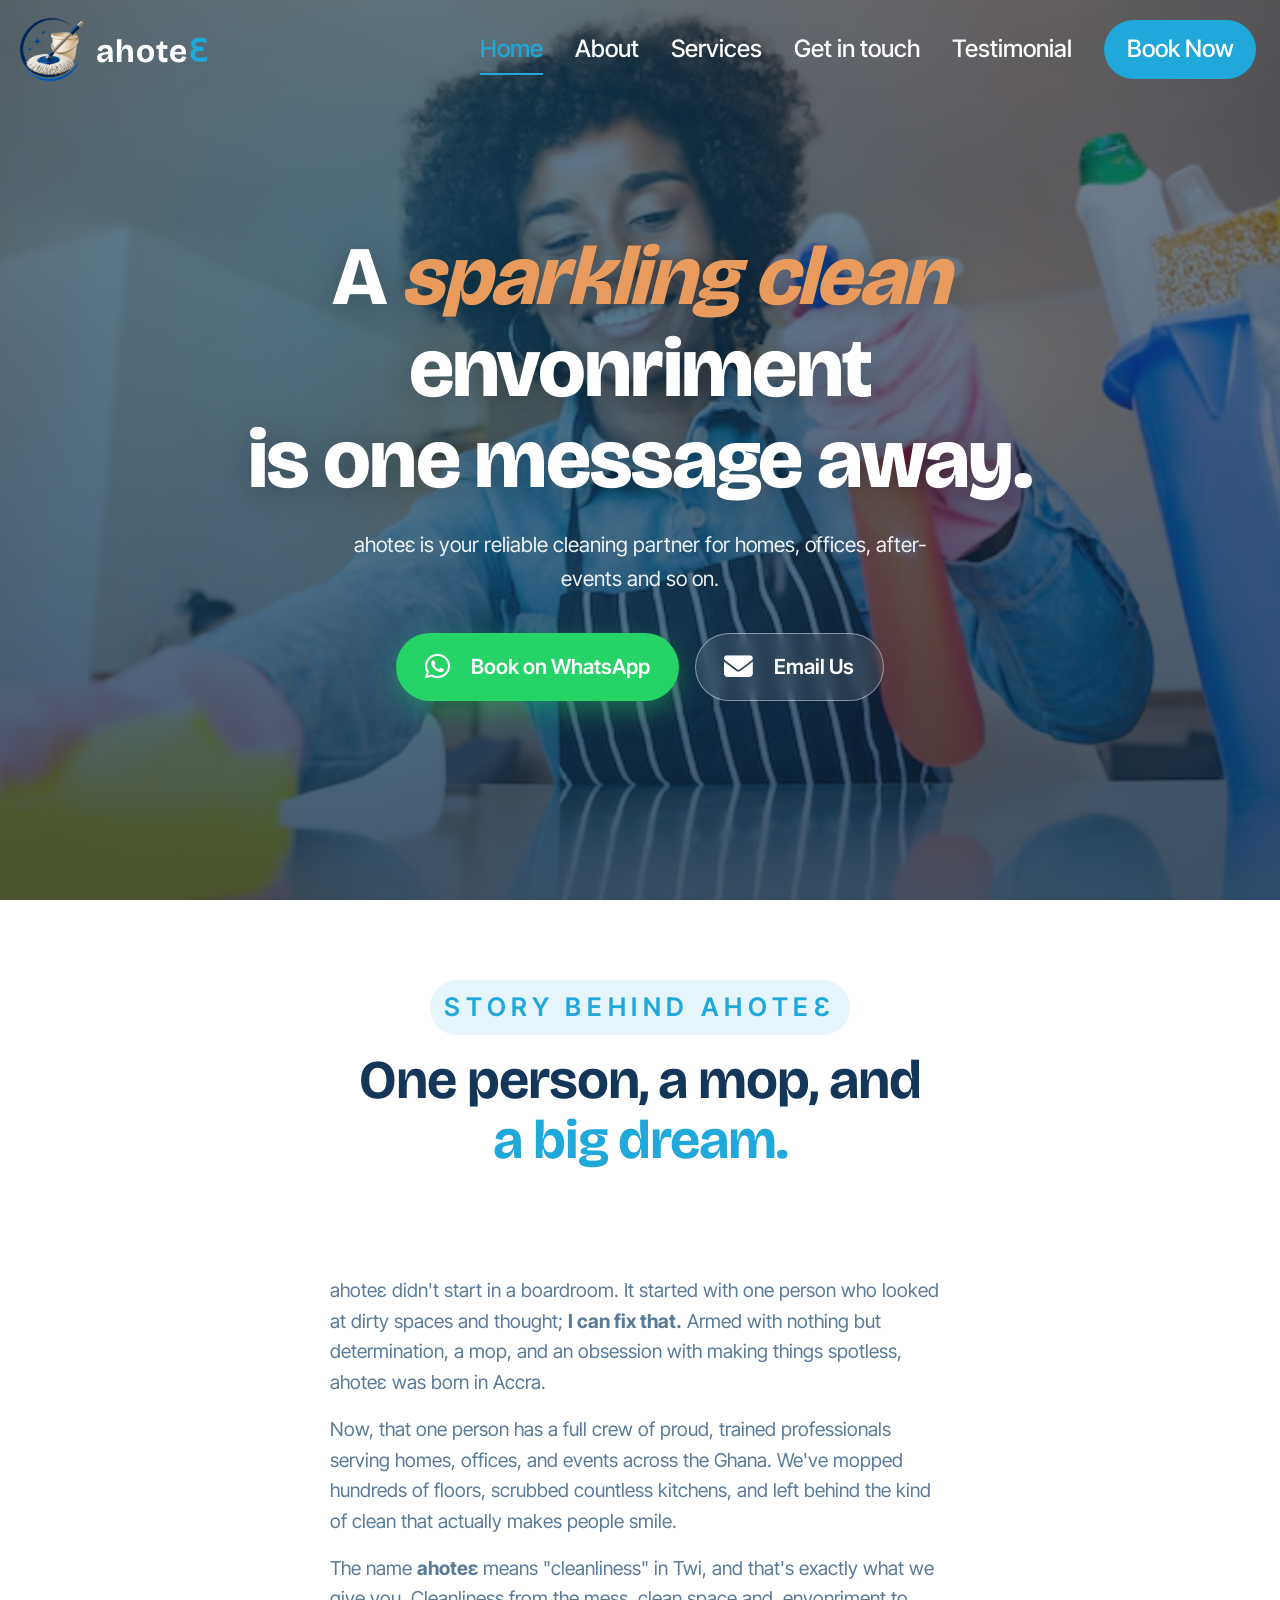
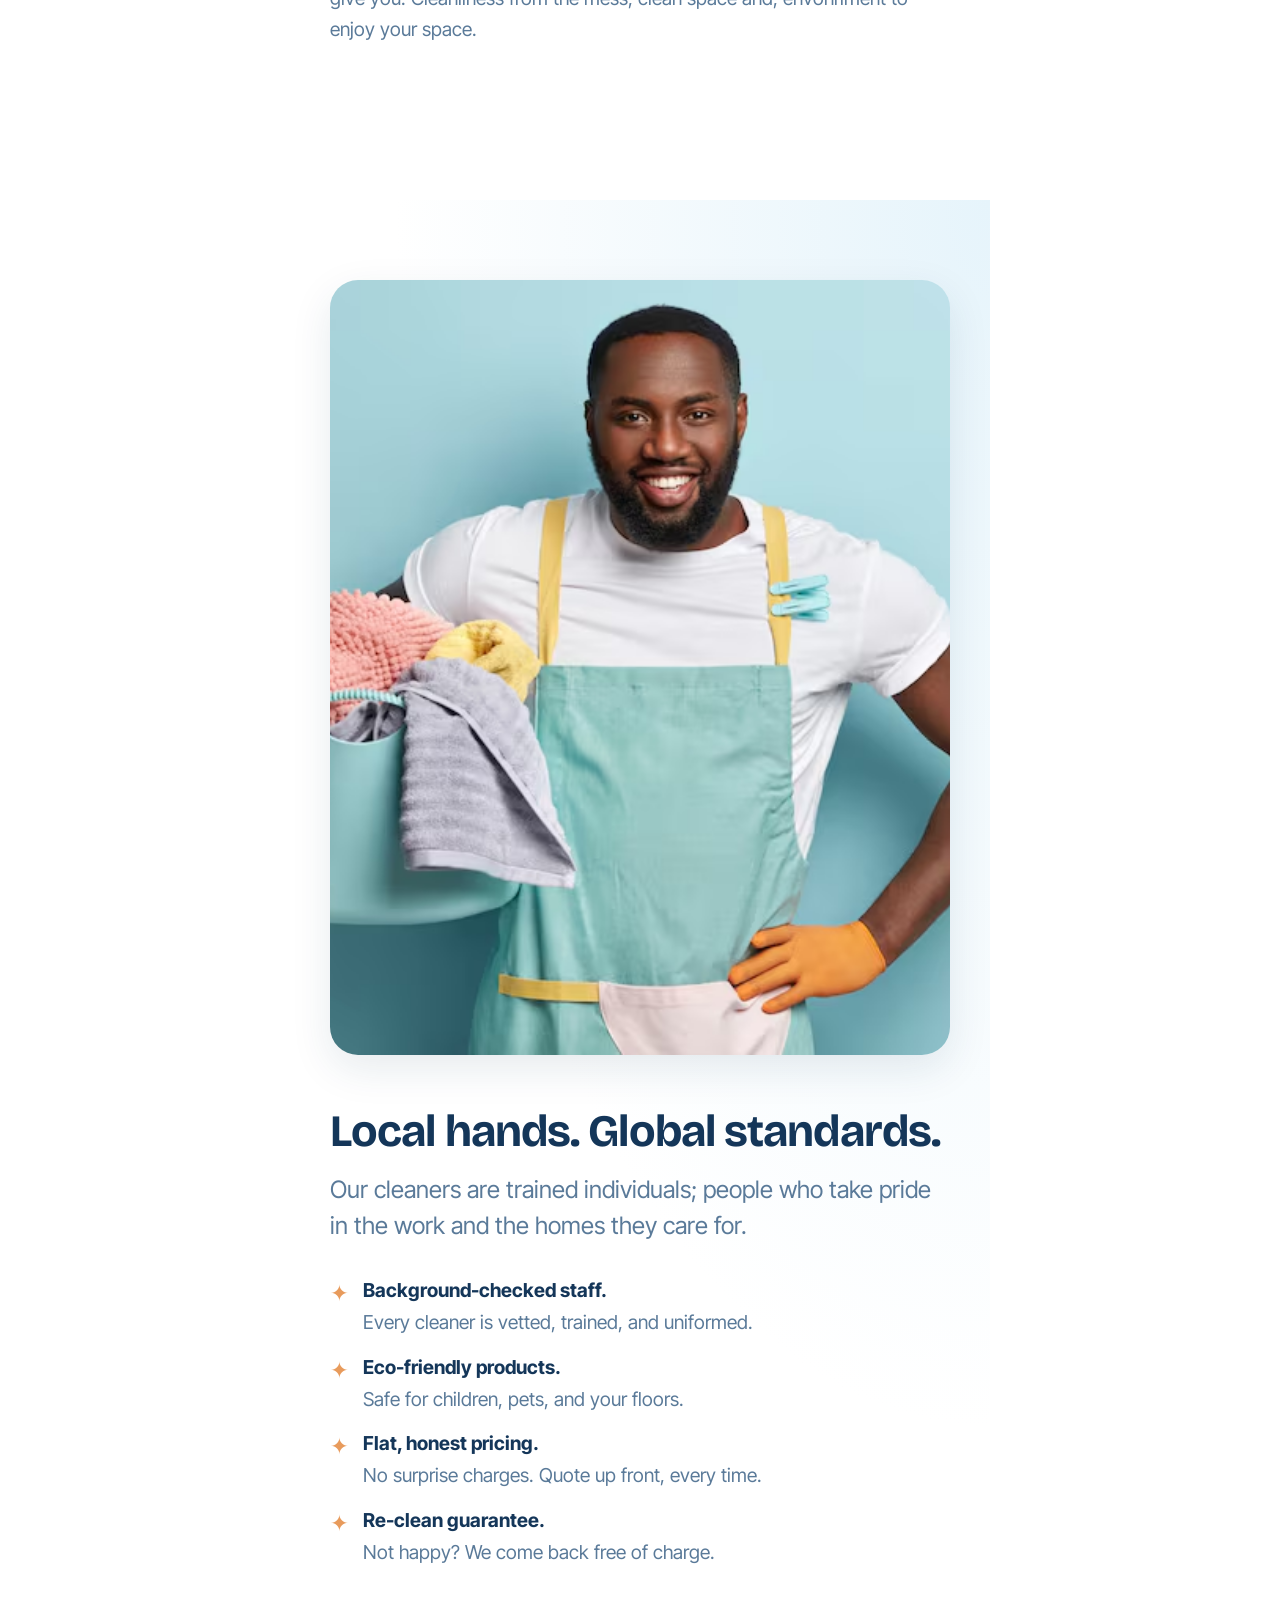
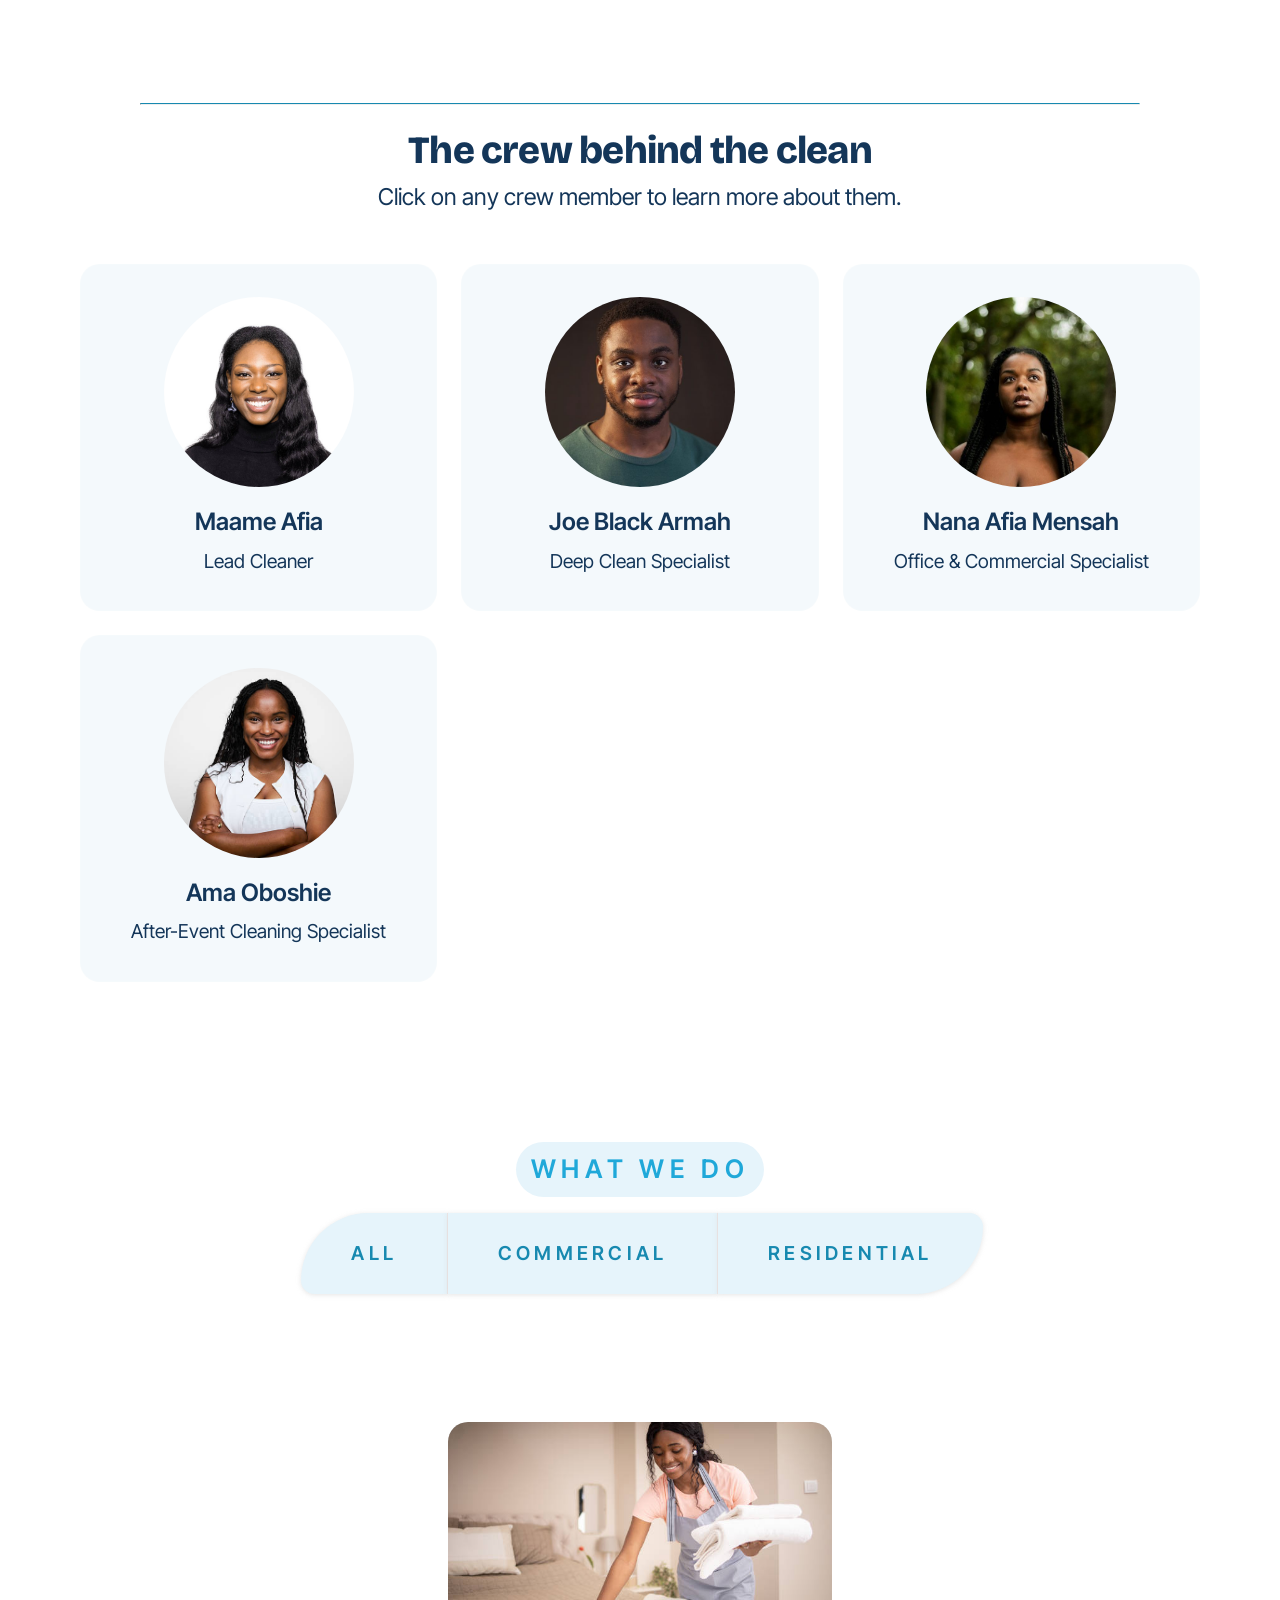
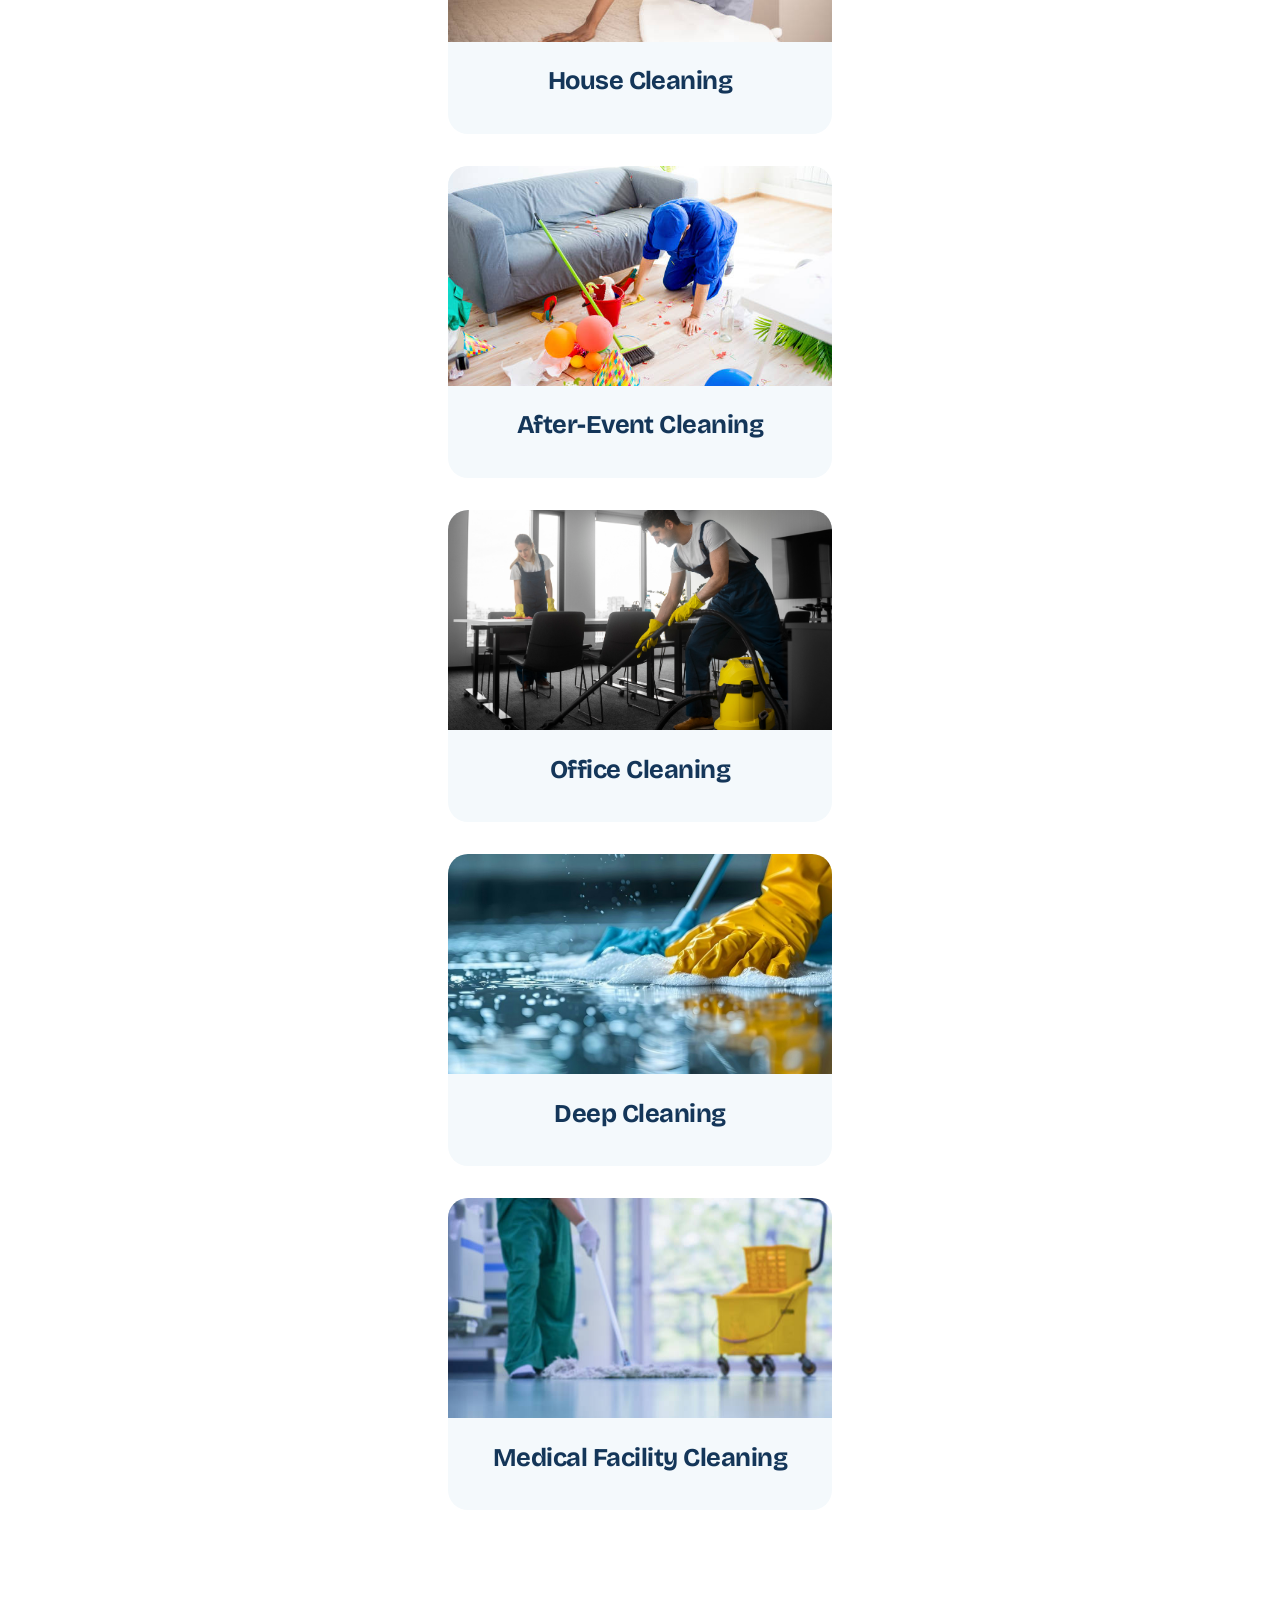
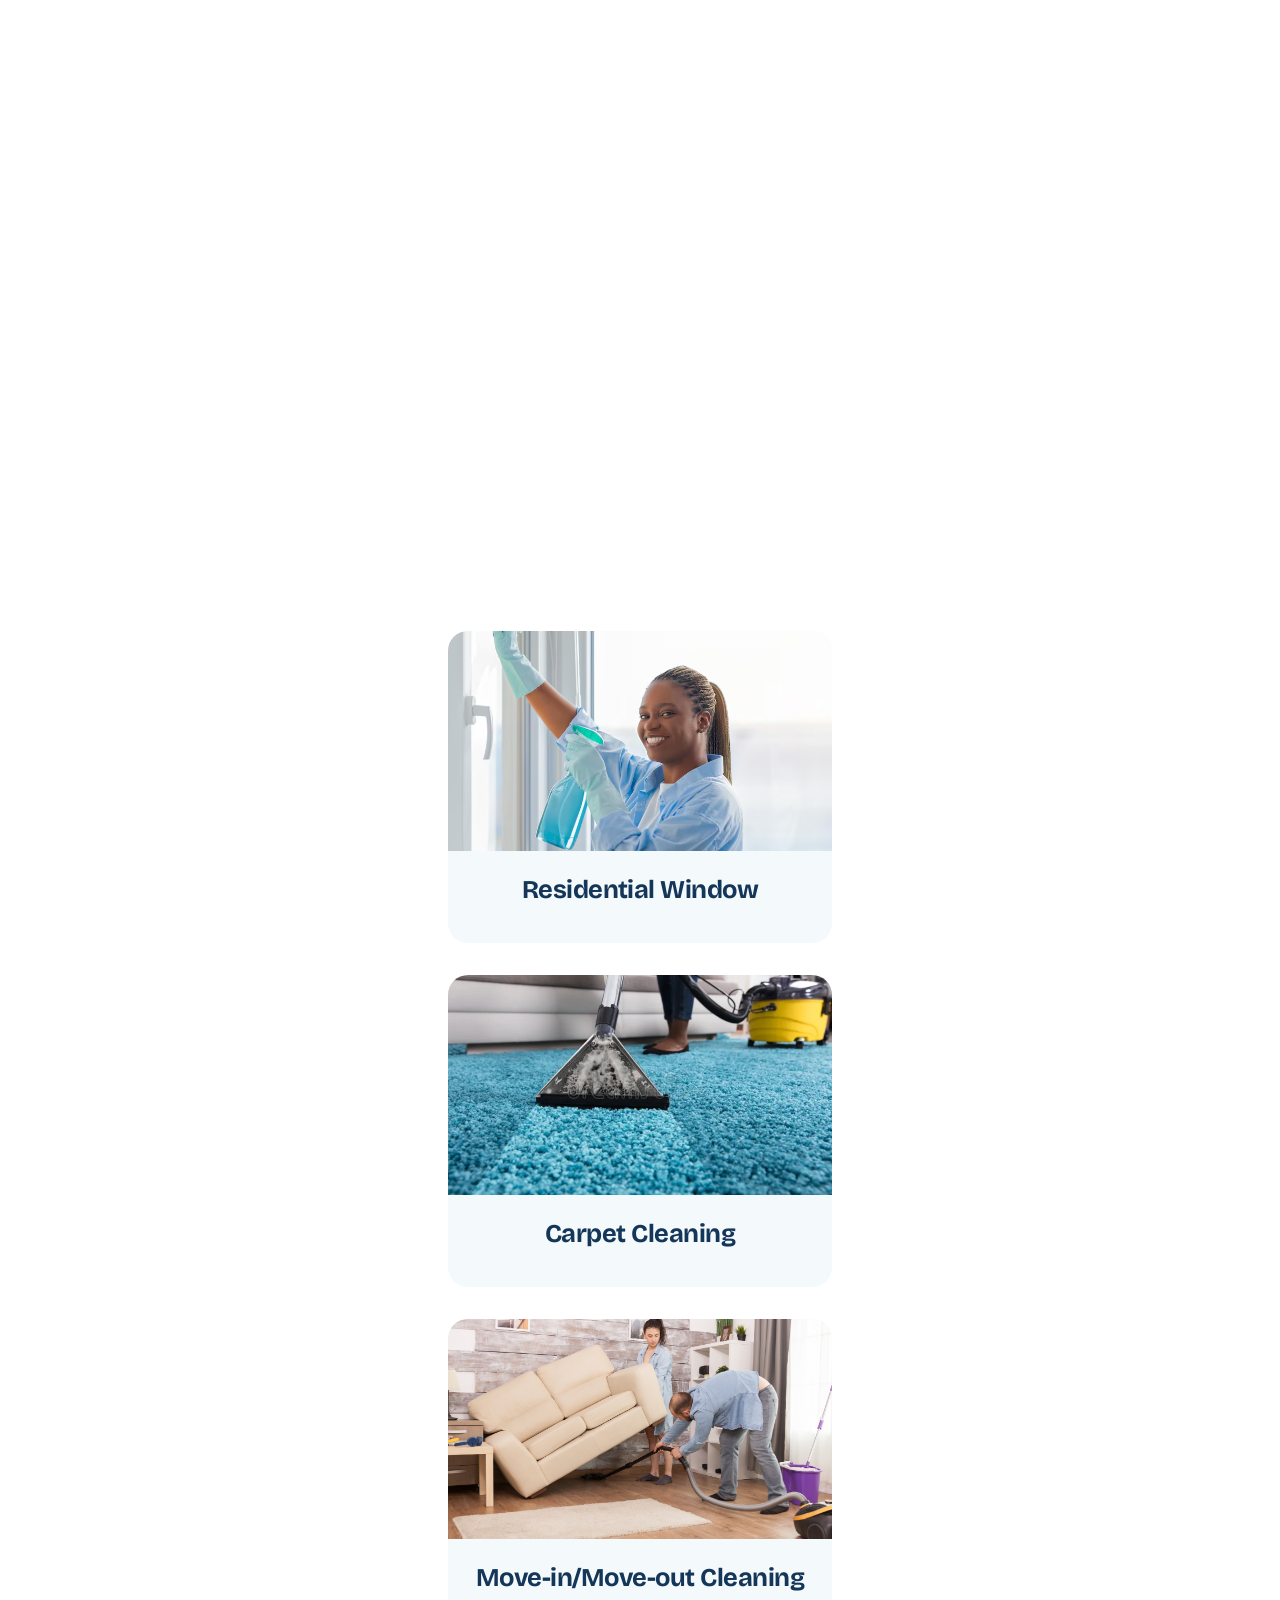
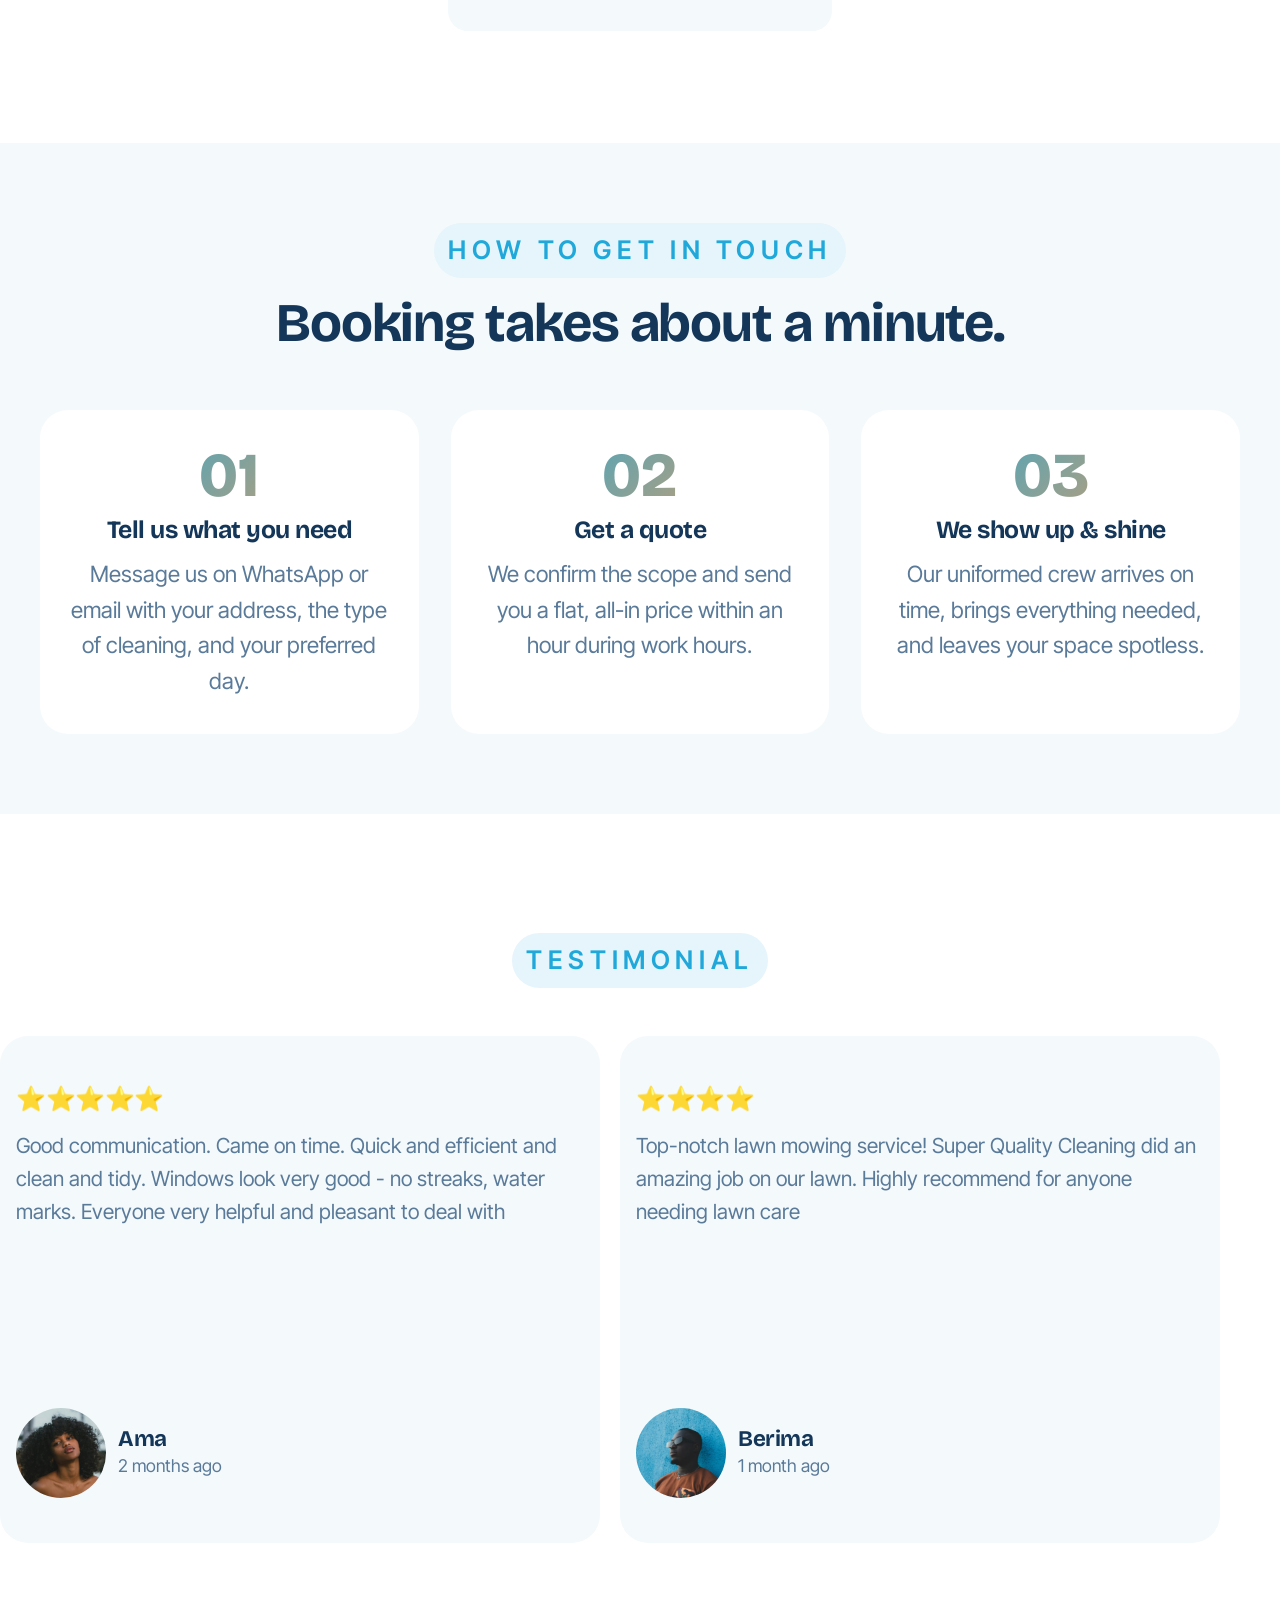
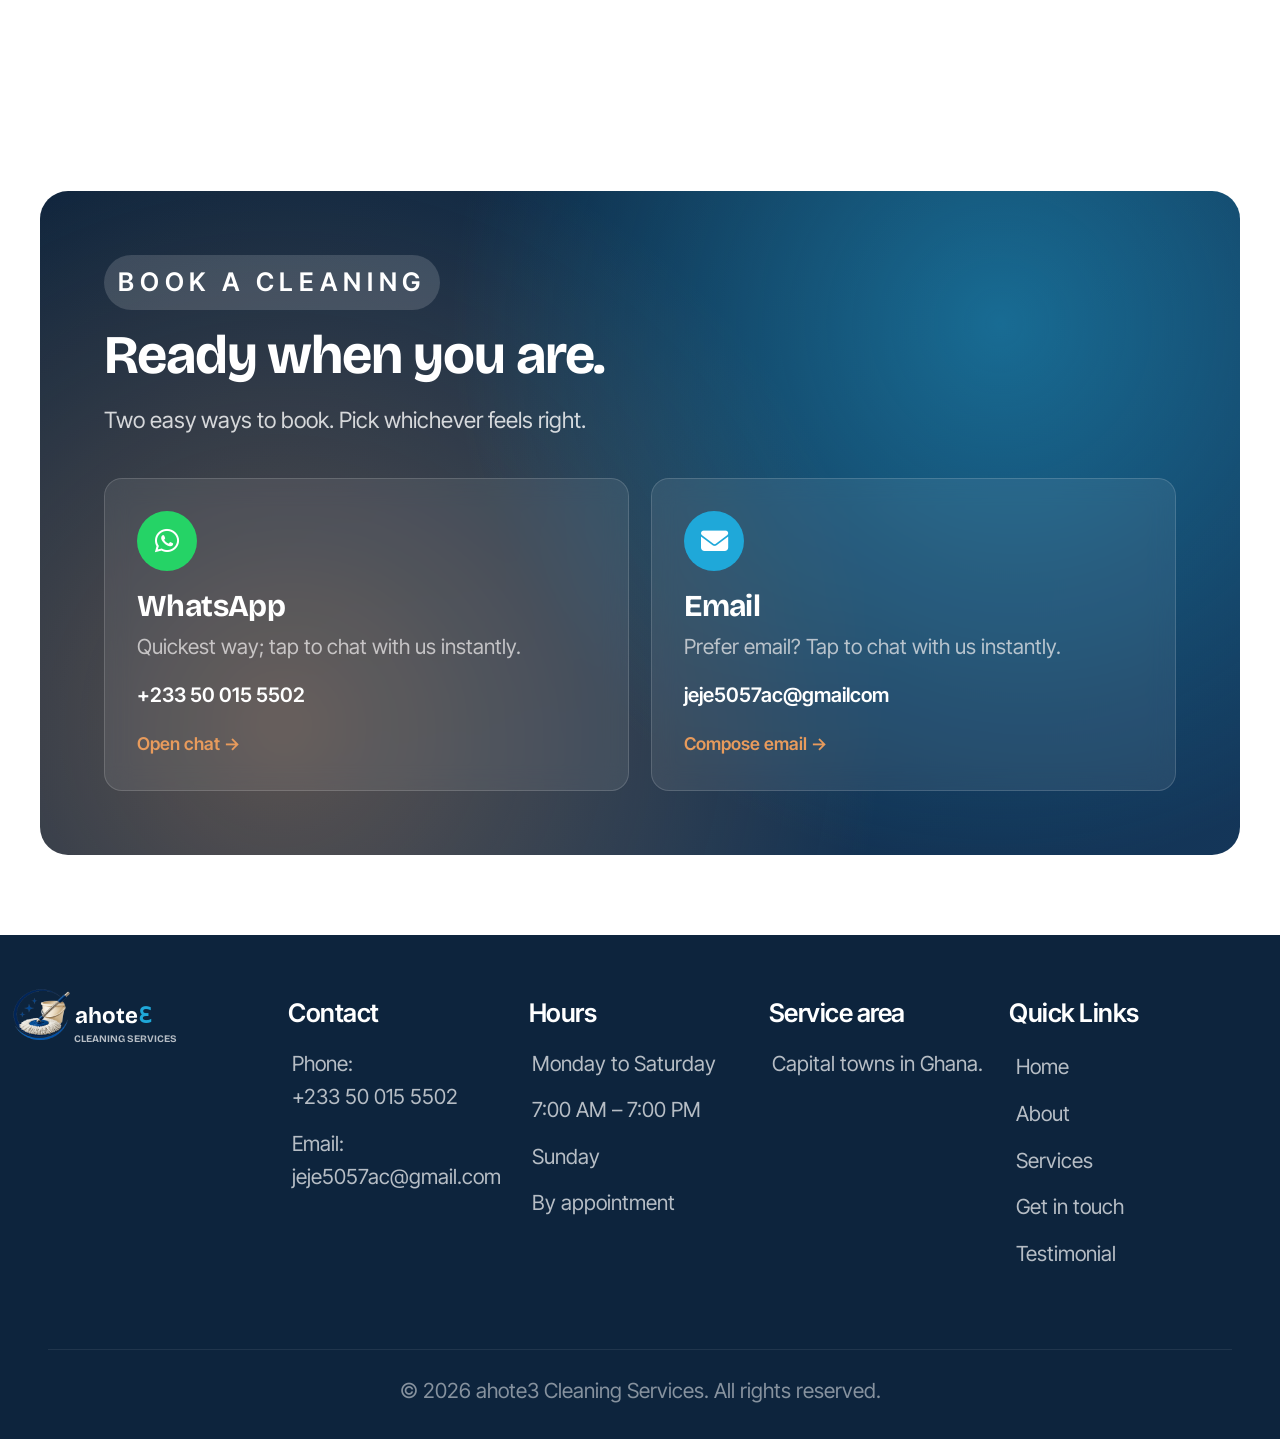
<file: index.html>
<!DOCTYPE html>
<html lang="en">
<head>
  <meta charset="UTF-8" />
  <meta name="viewport" content="width=device-width, initial-scale=1.0" />
  <meta name="author"     content="Afia">
  <meta name="description" content="ahote3 professional home, office, and after-event cleaning services. Book in seconds via WhatsApp or email." />
  <title>ahoteɛ Cleaning service</title>
  
  <!-- linking images as webpage icon -->
  <link rel="icon" href="images/nnew_logo_without_text.png" type ="image/x-icon" sizes="">

  <!-- Linking external css -->
  <link rel="stylesheet" href="css/styles.css" />
  <link rel="stylesheet" href="css/mediaQuery.css" type="text/css">

  <!-- Fonts: distinctive display + clean body -->
  <link rel="font" href="https://fonts.googleapis.com" />
  <link rel="font" href="https://fonts.gstatic.com" crossorigin />
  <link href="https://fonts.googleapis.com/css2?family=Bricolage+Grotesque:opsz,wght@12..96,400;12..96,500;12..96,700;12..96,800&family=Inter+Tight:wght@400;500;600;700&display=swap" rel="stylesheet" />

  <!-- linking font awesome icons -->
  <link rel="stylesheet" href="fonts/css/all.css" type="text/css">

</head>
<body>

  <!-- ============== NAVBAR ============== -->
  <header class="nav" id="nav">
    <a href="index.html" class="nav__brand">
      <div class="navBrand_grid">
        <img class="logo" src="images/new_logo_without_text-removebg.png" alt="ahoteɛ logo">
        <span class="navLogoText">ahote<span style="color: var(--primary);">Ɛ</span></span>
        <p>CLEANING SERVICES</p>
      </div>
    </a>

    <nav class="nav__links" id="navLinks">
      <a href="#home">Home</a>
      <a href="#about">About</a>
      <a href="#services">Services</a>
      <a href="#how">Get in touch</a>
      <a href="#testimonials">Testimonial</a>
      <a href="#book" class="nav__cta">Book Now</a>
    </nav>

    <button class="nav__toggle" id="navToggle" aria-label="Open menu" aria-expanded="false">
      <span></span>
      <span></span>
      <span></span>
    </button>
  </header>

  <!-- ============== HERO (VIDEO BACKGROUND) ============== -->
  <section class="hero" id="home">
    <!-- VIDEO BACKGROUND DIV -->
    <div class="hero__video-wrap">
      <!--poster is what displays when video is not loading -->
      <video class="hero__video" autoplay muted loop playsinline preload="auto"
             poster="images/afro-woman-cleaning-new-home.jpg">
        <source src="videos/MovieMaker QTTrim 1.mp4" type="video/mp4" />
      </video>
      <div class="hero__overlay"></div>
    </div>

    <div class="hero__content">
      <h1 class="hero__title">
        A <em>sparkling clean</em> envonriment <br/>is one message away.
      </h1>
      <p class="hero__sub">
        ahoteɛ is your reliable cleaning partner for homes, offices, after-events and so on. 
      </p>

      <div class="hero__cta">
        <!--  WhatsApp number (no '+' sign) -->
        <a class="btn btn--whatsapp"
          href="https://wa.me/233500155502?text=Hello%20ahote3%2C%20I%27d%20like%20to%20book%20a%20cleaning%20session."
          target="_blank" rel="noopener">
          <i class="fab fa-whatsapp" aria-hidden="true"></i>
          Book on WhatsApp
        </a>

        <!-- email -->
        <a class="btn btn--ghost"
           href="mailto: jeje5057ac@gmail.com?subject=Cleaning%20Session%20Booking%20Request&body=Hello%20ahote3%2C%0A%0AI%27d%20like%20to%20book%20a%20cleaning%20session.%0A%0ADate%3A%20%0ATime%3A%20%0ALocation%3A%20%0AType%20of%20cleaning%20(home%2Foffice%2Fevent)%3A%20%0A%0AThank%20you.">
          <i class="fas fa-envelope" aria-hidden="true"></i>
          Email Us
        </a>
      </div>

    </div>

  </section>

  <!-- ============== ABOUT ============== -->
  <section class="section about" id="about">
    <div class="section__head reveal">
      <span class="eyebrow">Story behind ahoteɛ</span>
      <h2>One person, a mop, and <br> <em> a big dream.</em></h2>
    <div class="about_grid">

     <article class="section story" id="story">
      <div class="about__inner">

        <!-- ===== STORY ===== -->
        <div class="about__story">
    
          <!-- Text side -->
          <div class="about__story-body reveal">
            <p>
              ahoteɛ didn't start in a boardroom. It started with one person who looked
              at dirty spaces and thought; <strong>I can fix that.</strong> Armed with nothing
              but determination, a mop, and an obsession with making things spotless,
              ahoteɛ was born in Accra.
            </p>
            <p>
              Now, that one person has a full crew of proud, trained professionals serving homes, offices, and events across the Ghana.
              We've mopped hundreds of floors, scrubbed countless kitchens, and left
              behind the kind of clean that actually makes people smile.
            </p>
            <p>
              The name <strong>ahoteɛ</strong> means "cleanliness" in Twi,
              and that's exactly what we give you. Cleanliness from the mess,
              clean space and, envonriment to enjoy your space.
            </p>
          </div>
    
        </div>
      </div>
     </article>
  
     <!-- ============== WHY US (split with image) ============== -->
     <article class="section why" id="why">
      <div class="why__grid">
        <div class="why__media reveal">
          <img src="images/man-doing-laundry.jpg" alt="cleaning team member" />
        </div>
  
        <div class="why__body reveal">
          <h2>Local hands. Global standards.</h2>
          <p class="why__lead"> Our cleaners are trained individuals; people who take pride in the work and the homes they care for.</p>
  
          <ul class="why__list">
            <li><span>✦</span><div><strong>Background-checked staff.</strong> Every cleaner is vetted, trained, and uniformed.</div></li>
            <li><span>✦</span><div><strong>Eco-friendly products.</strong> Safe for children, pets, and your floors.</div></li>
            <li><span>✦</span><div><strong>Flat, honest pricing.</strong> No surprise charges. Quote up front, every time.</div></li>
            <li><span>✦</span><div><strong>Re-clean guarantee.</strong> Not happy? We come back free of charge.</div></li>
          </ul>
        </div>
       
        
      </div>
    </div>
   
    </div>
    
  </article>
  

     <!-- ===== TEAM ===== -->
     <div class="about__team-head reveal">
      <hr class="about__divider">
      <h3>The crew behind the clean </h3>
      <p style="font-size: 1.45rem;">Click on any crew member to learn more about them.</p>
    </div>

    <div class="about__team-grid">
      <a href="crew.html#jemima-modal">
        <div class="team-card reveal">
          <div> 
           <img src="images/team/team1.jpg" alt="Jemima" class="team-avatar">
          </div>
         <p class="team-name">Maame Afia</p>
         <p class="team-role">Lead Cleaner</p>
        </div>
      </a>

      <a href="crew.html#josie-modal">
        <div class="team-card reveal" style="--delay:0.1s">
          <div> 
            <img src="images/team/photo-1662.jpg" alt="Josie" class="team-avatar">
          </div>
          <p class="team-name">Joe Black Armah</p>
          <p class="team-role">Deep Clean Specialist</p>
        </div>
      </a>

      <a href="crew.html#afia-modal">
        <div class="team-card reveal" style="--delay:0.2s">
          <div> 
            <img src="images/team/photo-153.jpg" alt="Afia" class="team-avatar">
          </div>
          <p class="team-name">Nana Afia Mensah</p>
          <p class="team-role">Office & Commercial Specialist</p>
        </div>
      </a>

      <a href="crew.html#ama-modal">
        <div class="team-card reveal" style="--delay:0.3s">
          <div> 
            <img src="images/team/team2.jpg" alt="Afia" class="team-avatar">
          </div>
          <p class="team-name">Ama Oboshie</p>
          <p class="team-role">After-Event Cleaning Specialist</p>
        </div>
      </a>
    </div>
  </section>
   

  <!-- ============== SERVICES ============== -->
  <section class="section services" id="services">
    <div class="section__head reveal">
      <span class="eyebrow">What we do</span>
      <div class="service_link">
        <a href="#all-modal" class="things">All</a>
        <a href="#commercial-modal" class="things">Commercial</a>
        <a href="#residential-modal" class="things">Residential</a>
      </div>
    </div>
     
  <!------- All ------------>
  <article class="modal all" id="all-modal">
    <div class="services_grid">
      <article class="service reveal">
        <div class="service__media">
          <img src="images/istockphoto-1490798564-612x612.jpg" alt="Home cleaning service" />
        </div>
        <div class="service__body">
          <h3>House Cleaning</h3>
        </div>
      </article>

      <article class="service reveal">
        <div class="service__media">
          <img src="images/party3.jpg" alt="Home cleaning service" />
        </div>
        <div class="service__body">
          <h3>After-Event Cleaning</h3>
        </div>
      </article>
  
      <article class="service reveal" style="--delay:0.1s">
        <div class="service__media">
          <img src="images/cleaning-office.jpg" alt="Office cleaning service" />
        </div>
        <div class="service__body">
          <h3>Office Cleaning</h3>
        </div>
      </article>
  
      <article class="service reveal" style="--delay:0.2s">
        <div class="service__media">
          <img src="images/deep1.jpg" alt="Deep cleaning service" />
        </div>
        <div class="service__body">
          <h3>Deep Cleaning</h3>
        </div>
      </article>

      <article class="service reveal" style="--delay:0.3s">
        <div class="service__media">
          <img src="images/hospp.jpg" alt="After-event cleaning" />
        </div>
        <div class="service__body">
          <h3>Medical Facility Cleaning</h3>
        </div>
      </article>

      <article class="service reveal" style="--delay:0.4s">
        <div class="service__media">
          <img src="images/cafe-owner.jpg" alt="Deep cleaning service" />
        </div>
        <div class="service__body">
          <h3>Restaurant Cleaning</h3>
        </div>
      </article>

      <article class="service reveal" style="--delay:0.5s">
        <div class="service__media">
          <img src="images/lawn mowing.jpg" alt="Office cleaning service" />
        </div>
        <div class="service__body">
          <h3>Lawn mowing</h3>
        </div>
      </article>

      <article class="service reveal" style="--delay:0.6s">
        <div class="service__media">
          <img src="images/beautiful-young-black-woman-smiling.jpg" alt="residential cleaning" />
        </div>
        <div class="service__body">
          <h3>Residential Window</h3>
        </div>
      </article>

      <article class="service reveal" style="--delay:0.7s">
        <div class="service__media">
          <img src="images/deep9.webp" alt="carpet service" />
        </div>
        <div class="service__body">
          <h3>Carpet Cleaning</h3>
        </div>
      </article>

      <article class="service reveal" style="--delay:0.8s">
        <div class="service__media">
          <img src="images/move-in clean.jpg" alt="Move-in/out service" />
        </div>
        <div class="service__body">
          <h3>Move-in/Move-out Cleaning</h3>
        </div>
      </article>

    </div>
  </article>

  <!-------- Commercial ------------>
  <article class="modal commercial" id="commercial-modal">
    <div class="section__head reveal">
      <div class="commercial_grid">
        <article class="service reveal">
          <div class="service__media">
            <img src="images/outdoor1.jpg" alt="Home cleaning service" />
          </div>
          <div class="service__body">
            <h3>After-Event Cleaning</h3>
          </div>
        </article>
          
        <article class="service reveal" style="--delay:0.1s">
          <div class="service__media">
            <img src="images/office.jpg" alt="Office cleaning service" />
          </div>
          <div class="service__body">
            <h3>Office Cleaning</h3>
          </div>
        </article>

        <article class="service reveal" style="--delay:0.2s">
          <div class="service__media">
            <img src="images/classroom cleaning.jpg" alt="educational service" />
          </div>
          <div class="service__body">
            <h3>Educational Facility Cleaning</h3>
          </div>
        </article>
          
        <article class="service reveal" style="--delay:0.3s">
          <div class="service__media">
            <img src="images/hosp4.avif" alt="After-event cleaning" />
          </div>
          <div class="service__body">
            <h3>Medical Facility Cleaning</h3>
            </div>
        </article>
          
        <article class="service reveal" style="--delay:0.4s">
          <div class="service__media">
            <img src="images/cafe-owner.jpg" alt=" restaurant service" />
          </div>
          <div class="service__body">
            <h3>Restaurant Cleaning</h3>
          </div>
        </article>

      </div>
    </div>
  </article>

  <!--------------- Residential --------------------->
  <article class="modal residential" id="residential-modal">
    <div class="section__head reveal">
      <div class="residential_grid">
        <article class="service reveal">
          <div class="service__media">
            <img src="images/beautiful-young-couple.webp" alt="Home cleaning service" />
          </div>
          <div class="service__body">
            <h3>House Cleaning</h3>
          </div>
        </article>
            
        <article class="service reveal" style="--delay:0.1s">
          <div class="service__media">
            <img src="images/lawn mowing.jpg" alt="Lawn service" />
          </div>
          <div class="service__body">
            <h3>Lawn mowing</h3>
          </div>
        </article>

        <article class="service reveal" style="--delay:0.2s">
          <div class="service__media">
            <img src="images/deep9.webp" alt="Carpet service" />
          </div>
          <div class="service__body">
            <h3>Carpet Cleaning</h3>
          </div>
        </article>
    
        <article class="service reveal" style="--delay:0.3s">
          <div class="service__media">
            <img src="images/window clean.jpg" alt="residential cleaning" />
          </div>
          <div class="service__body">
            <h3>Residential Window</h3>
          </div>
        </article>
            
        <article class="service reveal" style="--delay:0.4s">
          <div class="service__media">
            <img src="images/move-in clean.jpg" alt="Move-in/out service" />
          </div>
          <div class="service__body">
              <h3>Move-in/Move-out Cleaning</h3>
          </div>
        </article>

      </div>
    </div>
  </article>
  </section>


  <!-- ============== GET IN TOUCH ============== -->
  <section class="section how" id="how">
    <div class="section__head reveal">
      <span class="eyebrow">How to get in touch</span>
      <h2>Booking takes about a minute.</h2>
    </div>

    <div class="how__steps">
      <div class="step reveal">
        <div class="step__num">01</div>
        <h3>Tell us what you need</h3>
        <p>Message us on WhatsApp or email with your address, the type of cleaning, and your preferred day.</p>
      </div>
      <div class="step reveal" style="--delay:0.15s">
        <div class="step__num">02</div>
        <h3>Get a quote</h3>
        <p>We confirm the scope and send you a flat, all-in price within an hour during work hours.</p>
      </div>
      <div class="step reveal" style="--delay:0.3s">
        <div class="step__num">03</div>
        <h3>We show up &amp; shine</h3>
        <p>Our uniformed crew arrives on time, brings everything needed, and leaves your space spotless.</p>
      </div>
    </div>
  </section>

   <!-- ============== TESTIMONIALS ============== -->
   <section class="section testimonials" id="testimonials">
    <div class="section__head reveal">
      <span class="eyebrow">Testimonial</span>

    <div class="testimonials_grid">
      <article class="testimonial reveal">
        <div class="testimonial_body">
          <h3>⭐⭐⭐⭐⭐</h3>
          <p>Good communication. Came on time. Quick and efficient and clean and tidy. 
            Windows look very good - no streaks, water marks. Everyone very helpful and pleasant to deal with</p>
        </div>
        <div class="testimonial_media">
          <img src="images/team/photo-1656.jpg" alt="Ama" class="avatar">
          <div>
            <h4>Ama</h4>
            <p>2 months ago</p>
        </div>
        </div>
      </article>

      <article class="testimonial reveal" style="--delay:0.1s">
        <div class="testimonial_body">
          <h3>⭐⭐⭐⭐</h3>
          <p>Top-notch lawn mowing service! Super Quality Cleaning did an amazing job on our lawn. 
            Highly recommend for anyone needing lawn care </p>
        </div>
        <div class="testimonial_media">
          <img src="images/team/photo-162.jpg" alt="Ama" class="avatar">
          <div>
            <h4>Berima</h4>
            <p>1 month ago</p>
          </div>
        </div>
      </article>

      <article class="testimonial reveal" style="--delay:0.2s">
        <div class="testimonial_body">
          <h3>⭐⭐⭐⭐⭐</h3>
          <p>Amazing job done and at such a great price! Car feels like brand new and cleaners were very friendly people. 
             Highly recommend!.
          </p>
        </div>
        <div class="testimonial_media">
          <img src="images/team/premium_photo.jpg" alt="Ama" class="avatar">
          <div>
            <h4>Jojo</h4>
            <p>1 week ago</p>
          </div>
        </div>
      </article>

      <article class="testimonial reveal" style="--delay:0.3s">
        <div class="testimonial_body">
          <h3>⭐⭐⭐⭐⭐</h3>
          <p>“They were punctual, efficient, and did exactly what they said they'd do.”</p>
        </div>
        <div class="testimonial_media">
          <img src="images/team/istockph02-612x612.jpg" alt="Nana" class="avatar">
          <div>
            <h4>Nana</h4>
            <p>2 days ago</p>
          </div>
        </div>
      </article>

      <article class="testimonial reveal" style="--delay:0.4s">
        <div class="testimonial_body">
          <h3>⭐⭐⭐⭐</h3>
          <p>“The team was very friendly and respectful of my space. 
             They worked quickly without compromising on quality. 
             I felt comfortable having them in my home, and the final result was excellent. ”
          </p>
        </div>
        <div class="testimonial_media">
          <img src="images/team/photo-17143.jpg" alt="Owusu" class="avatar">
          <div>
            <h4>Owusu</h4>
            <p> 3 weeks ago</p>
          </div>
        </div>
      </article>

      <article class="testimonial reveal" style="--delay:0.5s">
        <div class="testimonial_body">
          <h3>⭐⭐⭐⭐⭐</h3>
          <p>“Maame and his team did an excellent job with carpet cleaning at my home. ”</p>
        </div>
        <div class="testimonial_media">
          <img src="images/team/photo-cd11.jpg" alt="Yaw" class="avatar">
          <div>
            <h4>Yaw</h4>
            <p> 3 months ago</p>
          </div>
        </div>
      </article>

      <article class="testimonial reveal" style="--delay:0.6s">
        <div class="testimonial_body">
          <h3>⭐⭐⭐⭐⭐</h3>
          <p>“From booking to completion, my experience with Ahoteɛ was smooth and professional. 
            The team understood what I needed and delivered exactly what was promised. 
            I would happily recommend Ahoteɛ to anyone looking for a reliable cleaning service. .”
          </p>
        </div>
        <div class="testimonial_media">
          <img src="images/team/premium_phot.jpg" alt="Ama" class="avatar">
          <div>
            <h4>Ofori</h4>
            <p>1 day ago</p>
          </div>
        </div>
      </article>
    </div>
  </section>

  <!-- ============== BOOKING ============== -->
  <section class="section book" id="book">
    <div class="book__card reveal">
      <div class="book__intro">
        <span class="eyebrow eyebrow--light">Book a cleaning</span>
        <h2>Ready when you are.</h2>
        <p>Two easy ways to book. Pick whichever feels right.</p>
      </div>

      <div class="book__options">
        <!-- WHATSAPP CARD -->
        <a class="book__opt book__opt--whatsapp"
           href="https://wa.me/233500155502?text=Hello%20ahote3%2C%20I%27d%20like%20to%20book%20a%20cleaning%20session.%0A%0AService%3A%20%0ADate%3A%20%0ATime%3A%20%0ALocation%3A%20"
           target="_blank" rel="noopener">
          <div class="book__opt-icon">
             <i class="fab fa-whatsapp" aria-hidden="true"></i>
          </div>
          <h3>WhatsApp</h3>
          <p>Quickest way; tap to chat with us instantly.</p>
          <span class="book__opt-handle">+233 50 015 5502</span>
          <span class="book__opt-arrow">Open chat →</span>
        </a>

        <!-- EMAIL CARD -->
        <a class="book__opt book__opt--email"
           href="mailto:jeje5057ac@gmailcom?subject=Cleaning%20Session%20Booking%20Request&body=Hello%20ahote3%2C%0A%0AI%27d%20like%20to%20book%20a%20cleaning%20session.">
          <div class="book__opt-icon">
             <i class="fas fa-envelope" aria-hidden="true"></i>
          </div>
          <h3>Email</h3>
          <p>Prefer email? Tap to chat with us instantly.</p>
          <!-- REPLACE with your real email -->
          <span class="book__opt-handle">jeje5057ac@gmailcom</span>
          <span class="book__opt-arrow">Compose email →</span>
        </a>
      </div>
    </div>
  </section>

  <!-- ============== FOOTER ============== -->
  <footer class="footer">
    <div class="footer__grid">
      <div class="footer__brand">
        <div class="brand_grid">
          <img class="footer_logo" src="images/new_logo_without_text-removebg.png" alt="ahoteɛ logo">
          <span class="brand">ahote<span style="color: var(--primary);">Ɛ</span></span>
          <p>CLEANING SERVICES</p>
        </div>
      </div>

      <div class="footer__col">
        <h4>Contact</h4>
        <p>Phone: <a href="https://wa.me/233500155502" target="_blank" rel="noopener"><br>+233 50 015 5502</a></p>
        <p>Email: <a href="mailto:jeje5057ac@gmailcom">jeje5057ac@gmail.com</a></p>
      </div>

      <div class="footer__col">
        <h4>Hours</h4>
        <p>Monday to Saturday </p>
        <p>7:00 AM – 7:00 PM</p> 
        <p>Sunday </p>
        <p>By appointment</p>
      </div>

      <div class="footer__col">
        <h4>Service area</h4>
        <p>Capital towns in Ghana.</p>
      </div>

      <div class="footer__col">
        <h4>Quick Links</h4>
        <ul><a href="#home">Home</a></ul>
        <ul><a href="#about">About</a> </ul>
        <ul><a href="#services">Services</a></ul>
        <ul><a href="#how">Get in touch</a></ul>
        <ul><a href="#testimonials">Testimonial</a></ul>
      </div>
    </div>

    <div class="footer__bottom">
      <span>© <span id="year"></span> ahote3 Cleaning Services. All rights reserved.</span>
    </div>
  </footer>

  <!-- Floating WhatsApp button -->
  <!-- <a class="fab-whatsapp"
     href="https://wa.me/233500155502?text=Hello%20ahote3%2C%20I%27d%20like%20to%20book%20a%20cleaning%20session."
     target="_blank" rel="noopener" aria-label="Chat on WhatsApp">
    <svg viewBox="0 0 24 24" width="28" height="28" fill="currentColor"><path d="M.057 24l1.687-6.163a11.867 11.867 0 01-1.587-5.946C.16 5.335 5.495 0 12.05 0a11.817 11.817 0 018.413 3.488 11.824 11.824 0 013.48 8.414c-.003 6.557-5.338 11.892-11.893 11.892a11.9 11.9 0 01-5.688-1.448L.057 24zm6.597-3.807c1.676.995 3.276 1.591 5.392 1.592 5.448 0 9.886-4.434 9.889-9.885.002-5.462-4.415-9.89-9.881-9.892-5.452 0-9.887 4.434-9.889 9.884a9.86 9.86 0 001.51 5.26L2.612 21.39l3.042-1.197zm11.387-5.464c-.074-.124-.272-.198-.57-.347-.297-.149-1.758-.868-2.031-.967-.272-.099-.47-.149-.669.149-.198.297-.768.967-.941 1.165-.173.198-.347.223-.644.074-.297-.149-1.255-.462-2.39-1.475-.883-.788-1.48-1.761-1.653-2.059-.173-.297-.018-.458.13-.606.134-.133.297-.347.446-.52.151-.172.2-.296.3-.495.099-.198.05-.371-.025-.52-.075-.149-.669-1.612-.916-2.207-.242-.579-.487-.5-.669-.51l-.57-.01c-.198 0-.52.074-.792.372s-1.04 1.016-1.04 2.479 1.065 2.876 1.213 3.074c.149.198 2.095 3.2 5.076 4.487.709.306 1.263.489 1.694.626.712.226 1.36.194 1.872.118.571-.085 1.758-.719 2.006-1.413.248-.694.248-1.289.173-1.413z"/></svg>
  </a> -->

  <script src="javascript/script.js"></script>
</body>
</html>
</file>
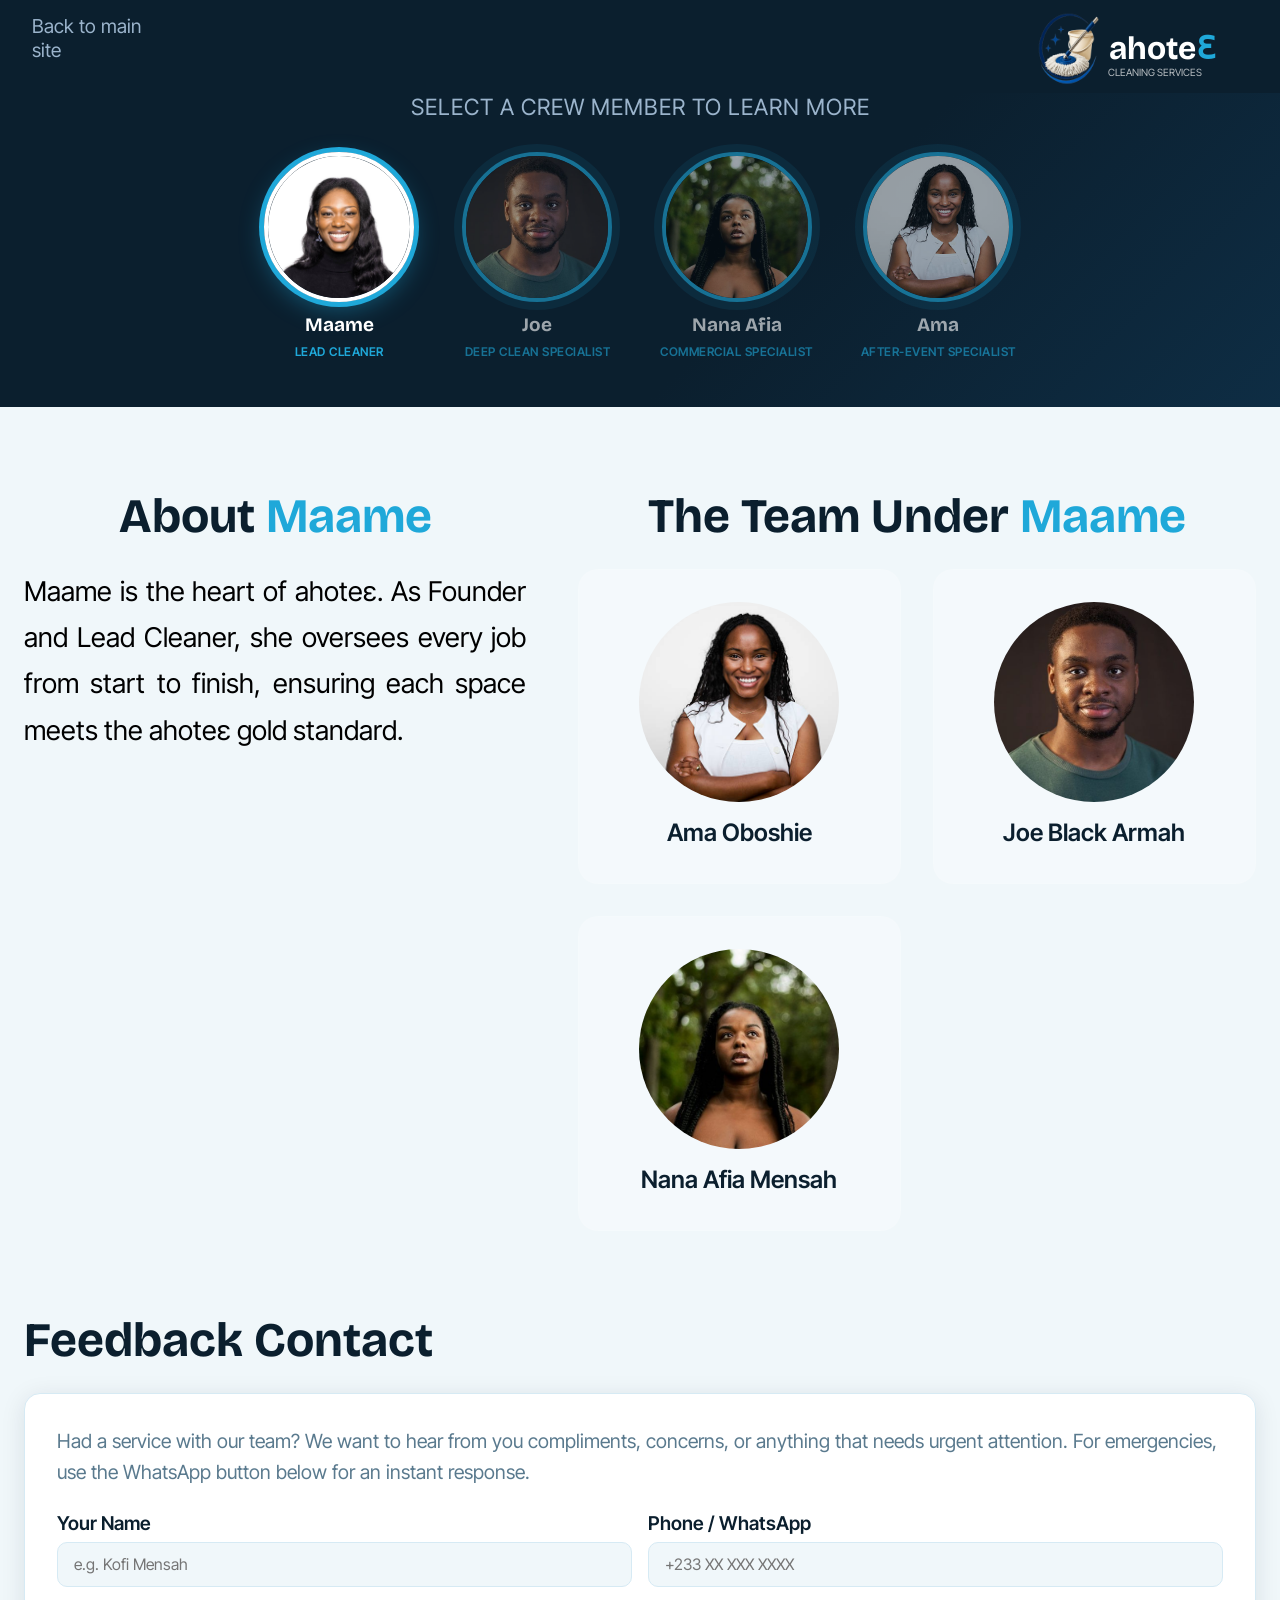
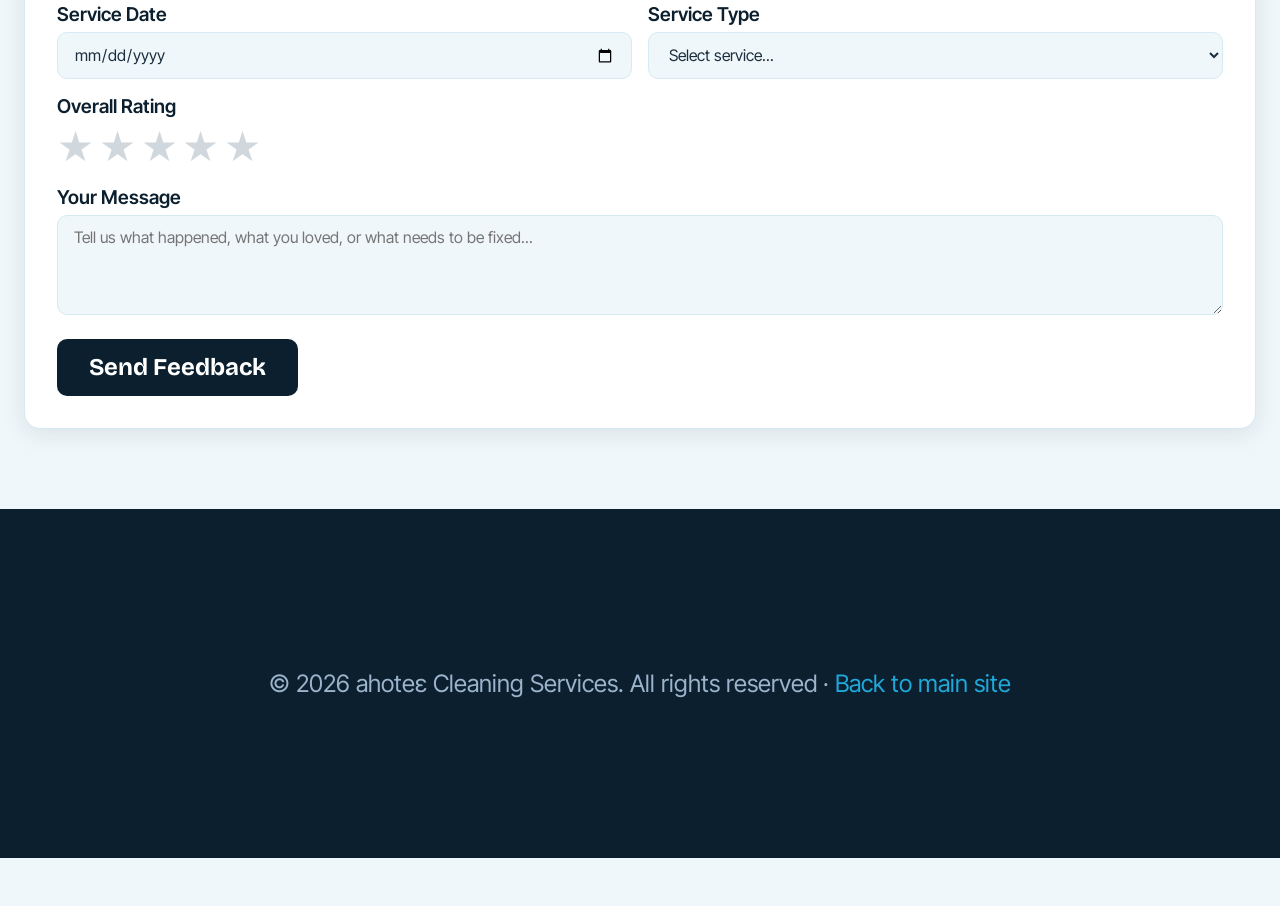
<file: crew.html>
<!DOCTYPE html>
<html lang="en">
<head>
  <meta charset="UTF-8"/>
  <meta name="viewport" content="width=device-width, initial-scale=1.0"/>
  <title>ahoteɛ Cleaning Team</title>
  <link rel="icon" href="images/nnew_logo_without_text.png" type="image/x-icon" class="webpage_icon">
  <link href="https://fonts.googleapis.com/css2?family=Bricolage+Grotesque:opsz,wght@12..96,400;12..96,600;12..96,700;12..96,800&family=Inter+Tight:wght@400;500;600&display=swap" rel="stylesheet"/>
  <link rel="stylesheet" href="css/crew_styles.css"/>
  <link rel="stylesheet" href="css/mediaQuery.css" type="text/css"/>

  <!-- linking font awesome icons -->
  <link rel="stylesheet" href="fonts/css/all.css" type="text/css">

</head>
<body>

<!-- BACK NAV -->
<div class="back-nav">
  <a href="index.html"> Back to main site </a>

  <!-- FIX 1: Added quotes around class="logo" (was class= logo without quotes) -->
  <div class="crewBrand_grid">
    <img class="navLogo" src="images/new_logo_without_text-removebg.png" alt="ahoteɛ logo">
    <span class="brand">ahote<span>Ɛ</span></span>
    <p>CLEANING SERVICES</p>
  </div>
</div>

<!-- HERO -->
<section class="crew-hero">
  <p class="crew-hero__intro">Select a crew member to learn more</p>
  <div class="crew_link">

    <a href="#jemima-modal" class="things" onclick="noJump(event, 'jemima-modal')">
      <img src="images/team/team1.jpg" alt="Jemima Achiah" class="crew-hero__avatar"/>
      <span class="crew-avatar__name">Maame</span>
      <span class="crew-avatar__role">Lead Cleaner</span>
    </a>

    <a href="#josie-modal" class="things" onclick="noJump(event, 'josie-modal')">
      <img src="images/team/photo-1662.jpg" alt="Josie Black Armah" class="crew-hero__avatar"/>
      <span class="crew-avatar__name">Joe</span>
      <span class="crew-avatar__role">Deep Clean Specialist</span>
    </a>

     <a href="#afia-modal" class="things" onclick="noJump(event, 'afia-modal')">
      <img src="images/team/photo-153.jpg" alt="Nana Afia Mensah" class="crew-hero__avatar"/>
      <span class="crew-avatar__name">Nana Afia</span>
      <span class="crew-avatar__role">Commercial Specialist</span>
    </a>

    <a href="#ama-modal" class="things" onclick="noJump(event, 'ama-modal')">
      <img src="images/team/team2.jpg" alt="Ama Oboshie" class="crew-hero__avatar"/>
      <span class="crew-avatar__name">Ama</span>
      <span class="crew-avatar__role">After-Event Specialist</span>
    </a>

  </div>
</section>


<!-- MAIN CONTENT WRAPPER -->
<div class="crew-content">
  <!-- ═══════════════════════════════════════════
       JEMIMA MODAL
  ════════════════════════════════════════════ -->
  <div id="jemima-modal" class="crew-panel">

    <div class="jem_grid">
      <div>
        <h2 class="section-title">About <span>Maame</span></h2>  
        <p class="crew-hero__bio">Maame is the heart of ahoteɛ. As Founder and Lead Cleaner, she oversees every job from start to finish, 
          ensuring each space meets the ahoteɛ gold standard.</p>
      </div>

    <!-- TEAM -->
    <div class="team-section">
      <h2 class="section-title">The Team Under <span>Maame</span></h2>
      <div class="jemteam-animated-group">
        <div class="team-card">
          <div class="animated-person">
            <img src="images/team/team2.jpg" alt="Maame's team" class="team-avatar">
          </div>
          <div>
            <p class="team-name">Ama Oboshie</p>
          </div>
        </div>

        <div class="team-card" >
          <div class="animated-person">
            <img src="images/team/photo-1662.jpg" alt="Maame's team" class="team-avatar">
          </div>
          <div>
            <p class="team-name">Joe Black Armah</p>
          </div>
        </div>

        <div class="team-card">
          <div class="animated-person">
            <img src="images/team/photo-153.jpg" alt="Maame's team" class="team-avatar">
          </div>
          <div>
            <p class="team-name">Nana Afia Mensah</p>
          </div>
        </div>
        
      </div>
    </div>

  </div><!-- /#jemima-modal -->
  </div>


    <!-- ═══════════════════════════════════════════
       JOSIE MODAL
  ════════════════════════════════════════════ -->
  <div id="josie-modal" class="crew-panel">


      <div class="josie_grid">
        <div>
          <h2 class="section-title">About <span>Joe</span></h2> 
          <p class="crew-hero__bio">Joe is ahoteɛ's deep clean expert. When a space needs a full reset move-out, post-renovation, or a serious hygiene overhaul Josie is who you call. 
            Her methodical approach and powerful eco-friendly products tackle dirt that regular cleaning can't touch.</p>  
        </div>
        
        <!-- WHAT WE DO -->
        <div>
          <h2 class="section-title">What we <span>do</span></h2>  
          <div class="service-card">
            <div class="josieservice-image"></div>
        </div>
        </div>
      </div> <!-- /josie_grid -->  

      <hr>
      

    <!-- TEAM -->
    <div class="team-section">
      <h2 class="section-title">The Team Under <span>Josie</span></h2>
      <div class="team-animated-group">
        <div class="team-card">
          <div class="animated-person">
            <img src="images/team/handsome-african.jpg" alt="Josie's team" class="team-avatar">
          </div>
          <div>
            <p class="team-name">Kwasi Marfo</p>
          </div>
        </div>

        <div class="team-card">
          <div class="animated-person">
            <img src="images/team/gettyimages-137.jpg" alt="Josie's team" class="team-avatar">
          </div>
          <div>
            <p class="team-name">Paapa Adu</p>
          </div>
        </div>

        <div class="team-card">
          <div class="animated-person">
            <img src="images/team/photo.jpg" alt="Josie's team" class="team-avatar">
          </div>
          <div>
            <p class="team-name">Kwame</p>
          </div>
        </div>

        <div class="team-card">
          <div class="animated-person">
            <img src="images/team/photo-edce9.jpg" alt="Josie's team" class="team-avatar">
          </div>
          <div>
            <p class="team-name">Berima Quarfo</p>
          </div>
        </div>

        <div class="team-card">
          <div class="animated-person">
            <img src="images/team/istockphoto-612.jpg" alt="Jemima's team" class="team-avatar">
          </div>
          <div>
            <p class="team-name">Akosua</p>
          </div>
        </div>
        
      </div>
    </div>

  </div><!-- /josie-modal -->


  <!-- ═══════════════════════════════════════════
       AMA MODAL
  ════════════════════════════════════════════ -->
  <div id="ama-modal" class="crew-panel">
    <div class="ama_grid">
      <div>
        <h2 class="section-title">About <span>Ama</span></h2>  
        <p class="crew-hero__bio">Ama and her crew turn up when the party is over and they make the chaos disappear. Weddings, funerals, naming ceremonies, corporate dinners, outdoor events: Ama's team handles volumes of mess that would take a regular household days to clear. She works fast, quietly, and leaves no trace.</p>
      </div>

   
    <!-- WHAT WE DO -->
    <div>
      <h2 class="section-title">What we <span>do</span></h2>  
      <div class="service-card">
        <div class="amaservice-image"></div>
    </div>
    </div>
  </div> <!-- /ama_grid -->
  <hr>

    <!-- TEAM -->
    <div class="team-section">
      <h2 class="section-title">The Team Under <span>Ama</span></h2>
      <div class="team-animated-group">
        <div class="team-card">
          <div class="animated-person">
            <img src="images/team/team.jpg" alt="Ama's team" class="team-avatar">
          </div>
          <div>
            <p class="team-name">Abena</p>
          </div>
        </div>

        <div class="team-card">
          <div class="animated-person">
            <img src="images/team/premium_photo-1692.jpg" alt="Ama's team" class="team-avatar">
          </div>
          <div>
            <p class="team-name">Black Armah</p>
          </div>
        </div>

        <div class="team-card">
          <div class="animated-person">
            <img src="images/team/gettyimages-2230.jpg" alt="Ama's team" class="team-avatar">
          </div>
          <div>
            <p class="team-name">Nana Mensah</p>
          </div>
        </div>

        <div class="team-card">
          <div class="animated-person">
            <img src="images/team/photo-1.jpg" alt="Ama's team" class="team-avatar">
          </div>
          <div>
            <p class="team-name">Nana Kofi</p>
          </div>
        </div>

        <div class="team-card">
          <div class="animated-person">
            <img src="images/team/photo-159.jpg" alt="Ama's team" class="team-avatar">
          </div>
          <div>
            <p class="team-name">Bio Mensah</p>
          </div>
        </div>
        
      </div>
    </div>

  </div><!-- /#ama-modal -->


  <!-- ═══════════════════════════════════════════
       AFIA MODAL
  ════════════════════════════════════════════ -->
  <div id="afia-modal" class="crew-panel">

    <p class="crew-hero__bio"></p>

      <div class="afia_grid">
        <div>
          <h2 class="section-title">About <span>Afia</span></h2> 
          <p class="crew-hero__bio">Nana Afia keeps Ghana's offices, medical facilities, restaurants, and educational spaces spotless. 
            She understands that commercial spaces have compliance requirements and business reputations at stake so she brings a professional, discreet, and thorough approach to every contract.</p>  
        </div>
       
        <!-- WHAT WE DO -->
        <div>
          <h2 class="section-title">What we <span>do</span></h2>  
          <div class="service-card">
            <div class="afiaservice-image"></div>
        </div>
        </div>
      </div> <!-- /afia_grid -->
      <hr>
      

    <!-- TEAM -->
    <div class="team-section">
      <h2 class="section-title">The Team Under <span>Afia</span></h2>
      <div class="team-animated-group">
        <div class="team-card">
          <div class="animated-person">
            <img src="images/team/premiu.jpg" alt="Afia's team" class="team-avatar">
          </div>
          <div>
            <p class="team-name">Nana Yaw </p>
          </div>
        </div>

        <div class="team-card">
          <div class="animated-person">
            <img src="images/team/premium_photo-172.jpg" alt="Afia's team" class="team-avatar">
          </div>
          <div>
            <p class="team-name">Jojo Quansah</p>
          </div>
        </div>

        <div class="team-card">
          <div class="animated-person">
            <img src="images/team/photo-db.jpg" alt="Afia's team" class="team-avatar">
          </div>
          <div>
            <p class="team-name">Yaw Kyei</p>
          </div>
        </div>

        <div class="team-card">
          <div class="animated-person">
            <img src="images/team/photo-.jpg" alt="Afia's team" class="team-avatar">
          </div>
          <div>
            <p class="team-name">Nana Kwame</p>
          </div>
        </div>

        <div class="team-card">
          <div class="animated-person">
            <img src="images/team/premium_3f3.jpg" alt="Afia's team" class="team-avatar">
          </div>
          <div>
            <p class="team-name">Papa</p>
          </div>
        </div>

        
        
      </div>
    </div>

  </div><!-- /#afia-modal -->



  <!-- ═══════════════════════════════════════════
       FEEDBACK & EMERGENCY
  ════════════════════════════════════════════ -->
  <div class="feedback-always">
    <h2 class="feedsection-title">Feedback Contact</h2>
    <div class="feedback-section">
      <p class="feedback-intro">
        Had a service with our team? We want to hear from you compliments, concerns, or anything that needs urgent attention.
        For emergencies, use the WhatsApp button below for an instant response.
      </p>

      <form class="feedback-form" id="feedbackForm" onsubmit="submitFeedback(event)">

        <div class="form-row">
          <div class="form-group">
            <label for="clientName">Your Name</label>
            <input type="text" id="clientName" pattern="[a-zA-Z\s]+" 
            title="Numbers are not allowed. Please use letters only." 
            placeholder="e.g. Kofi Mensah" maxlength= "80" required/>
            <span class="error-msg">Please enter a valid name!</span>
          </div>
          <div class="form-group">
            <label for="clientPhone">Phone / WhatsApp</label>
             <input type="tel" id="clientPhone"
             pattern="^\+?[0-9\s\(\)]{7,20}$" 
             title="Letters & symbols except (+) are not allowed. Please use numbers only."   
             placeholder="+233 XX XXX XXXX"  maxlength= "15" required/>
             <span class="error-msg">Please enter a valid phone number!</span>
          </div>
        </div>

        <div class="form-row">
          <div class="form-group">
            <label for="serviceDate">Service Date</label>
            <input type="date" id="serviceDate" required/>
          </div>
          <div class="form-group">
            <label for="serviceType">Service Type</label>
            <select id="serviceType">
              <option value="">Select service...</option>
              <option value="Deep Home Cleaning">Deep Home Cleaning</option>
              <option value="Kitchen Detailing">Kitchen Detailing</option>
              <option value="Bathroom Sanitisation">Bathroom Sanitisation</option>
              <option value="Window &amp; Glass">Window &amp; Glass</option>
              <option value="Living Area Refresh">Living Area Refresh</option>
              <option value="Quality Inspection">Quality Inspection</option>
              <option value="Other">Other</option> 
            </select>
          </div>
        </div>

        <div class="form-group">
          <label>Overall Rating</label>
          <div class="star-rating">
            <input type="radio" id="s5" name="rating" value="5"/><label for="s5">★</label> 
            <input type="radio" id="s4" name="rating" value="4"/><label for="s4">★</label>
            <input type="radio" id="s3" name="rating" value="3"/><label for="s3">★</label>
            <input type="radio" id="s2" name="rating" value="2"/><label for="s2">★</label>
            <input type="radio" id="s1" name="rating" value="1" required/><label for="s1">★</label> 
          </div>
        </div>

        <div class="form-group">
          <label for="message">Your Message</label>
          <textarea id="message" placeholder="Tell us what happened, what you loved, or what needs to be fixed..." required></textarea>
        </div>

        <div style="display:flex; gap:1rem; flex-wrap:wrap; align-items:center;">
          <button type="submit" class="btn-submit">Send Feedback</button>
        </div>

        <div class="success-msg" id="successMsg">
          Thank you! Your feedback has been sent. We'll respond within 2 hours.
        </div>

      </form>
    </div>
  </div>

</div><!-- /.crew-content -->


<!-- FOOTER -->
<footer class="crew-footer">
  <p>© 2026 ahoteɛ Cleaning Services. All rights reserved ·  <a href="index.html">Back to main site</a></p>
</footer>



<!-- All page JavaScript now lives in javascript/script.js -->
<script src="javascript/script.js"></script>
</body>
</html>
</file>
<file: css/styles.css>
/* =========================================================
   ahote3 — Cleaning Services
   Design: fresh cyan-blue brand + warm terracotta accents
   Fonts:  Bricolage Grotesque (display) + Inter Tight (body)
   ========================================================= */

:root {
  --primary: #1fa8d9;
  --primary-dark: #1789b0;
  --primary-soft: #e6f4fb;
  --navy: #143659;
  --navy-deep: #0d243d;
  --muted: #5a7a99;
  --accent: #e89b5c; /* warm terracotta */
  --accent-soft: #fbe7d6;
  --cream: #faf6ef;
  --bg-soft: #f4f9fc;
  --white: #ffffff;
  --whatsapp: #25d366;
  --whatsapp-dk: #128c7e;

  --radius-sm: 10px;
  --radius: 18px;
  --radius-lg: 28px;

  --shadow-sm: 0 4px 12px rgba(20, 54, 89, 0.06);
  --shadow: 0 14px 40px rgba(20, 54, 89, 0.1);
  --shadow-lg: 0 28px 70px rgba(20, 54, 89, 0.18);

  --container: 1200px;
}

* {
  box-sizing: border-box;
  margin: 0;
  padding: 0;
}

html {
  scroll-behavior: smooth;
}

body {
  font-family: "Inter Tight", system-ui, sans-serif;
  font-size: 17px;
  line-height: 1.6;
  color: var(--navy);
  background: var(--white);
  -webkit-font-smoothing: antialiased;
  overflow-x: hidden;
}

img {
  max-width: 100%;
  display: block;
}
a {
  color: inherit;
  text-decoration: none;
}

.webpage_icon {
  width: 10rem;
  height: 5rem;
  font-size: 5rem;
}

h1,
h2,
h3,
h4 {
  font-family: "Bricolage Grotesque", "Inter Tight", sans-serif;
  font-weight: 700;
  letter-spacing: -0.02em;
  line-height: 1.1;
  color: var(--navy);
}

h2 {
  font-size: clamp(2.5rem, 4vw, 4rem);
}
h3 {
  font-size: 1.9rem;
}

.eyebrow {
  display: inline-block;
  font-family: "Inter Tight", sans-serif;
  font-size: 1.6rem;
  font-weight: 600;
  letter-spacing: 0.22em;
  text-transform: uppercase;
  color: var(--primary);
  background: var(--primary-soft);
  padding: 0.45rem 0.9rem;
  border-radius: 999px;
  margin-bottom: 1rem;
}
.eyebrow--light {
  color: var(--white);
  background: rgba(255, 255, 255, 0.15);
}

/* =========================================================
   NAVBAR
   ========================================================= */
.nav {
  position: fixed;
  top: 0;
  left: 0;
  right: 0;
  z-index: 100;
  display: flex;
  align-items: center;
  justify-content: space-between;
  padding: 0.9rem clamp(1rem, 4vw, 3rem);
  background: rgba(255, 255, 255, 0);
  backdrop-filter: blur(0px);
  transition:
    background 0.3s ease,
    backdrop-filter 0.3s ease,
    box-shadow 0.3s ease,
    padding 0.3s ease;
}

.nav.is-scrolled {
  background: var(--navy-deep);
  backdrop-filter: blur(14px);
  box-shadow: var(--shadow-sm);
  /* was 0.6rem */
  padding-top: 0.1rem;
  padding-bottom: 0.1rem;
}
.nav__brand {
  display: flex;
  align-items: center;
  margin-left: -3rem;
}

.logo {
  height: 100px;
  width: 100%;
}

.navBrand_grid {
  display: flex;
  align-items: center;
  font-family: "Bricolage Grotesque", sans-serif;
  font-weight: 700;
  font-size: 2.5rem;
}

.navBrand_grid p {
  display: flex;
  margin-top: 3rem;
  font-size: 0.7rem;
  margin-left: -8.4rem;
  width: 100%;
  color: rgba(255, 255, 255, 0.7);
  letter-spacing: 1px;
}

.navLogoText {
  margin-left: -1rem;
  color: var(--white);
  margin-top: -1rem;
  letter-spacing: 1px;
}

.nav__links {
  display: flex;
  align-items: center;
  gap: 2rem;
}
.nav__links a {
  font-weight: 500;
  font-size: 1.5rem;
  color: var(--white);
  position: relative;
  transition: color 0.2s;
}
/* just added */
.nav__links a.active {
  color: var(--primary);
}

.nav__links a:not(.nav__cta).active::after {
  width: 100%;
}

.nav.is-scrolled .nav__links a {
  color: var(--white);
}
.nav__links a:not(.nav__cta):hover {
  color: var(--primary);
}

/* Animated underline for nav links (skips the call-to-action button) */
.nav__links a:not(.nav__cta)::after {
  content: ""; /* Required so the ::after element actually appears (empty, just a shape) */
  position: absolute; /* Position it relative to the link (the link needs position: relative) */
  bottom: -6px;
  left: 0; /* Place it 6px below the text, starting at the left edge */
  width: 0;
  height: 2px; /* Starts with no width (hidden), 2px thick line */
  background: var(
    --primary
  ); /* Line color comes from your --primary color variable */
  transition: width 0.25s ease; /* Smoothly animate the width change over 0.25 seconds */
}

/* On hover, grow the underline to the full width of the link */
.nav__links a:not(.nav__cta):hover::after {
  width: 100%;
}

.nav__cta {
  background: var(--primary);
  color: var(--white) !important;
  padding: 0.65rem 1.4rem;
  border-radius: 999px;
  font-weight: 600;
  transition:
    transform 0.2s,
    box-shadow 0.2s,
    background 0.2s;
}
.nav__cta:hover {
  background: var(--primary-dark);
  transform: translateY(-2px);
  box-shadow: 0 8px 18px rgba(31, 168, 217, 0.35);
}

/* ========== MOBILE TOGGLE BUTTON ========== */
.nav__toggle {
  display: none;
  width: 40px;
  height: 40px;
  background: transparent;
  border: none;
  cursor: pointer;
  flex-direction: column;
  justify-content: center;
  align-items: center;
  gap: 5px;
}

/* Hamburger menu lines */
.nav__toggle span {
  display: block;
  width: 24px;
  height: 2px;
  background: var(--white);
  transition: all 0.3s ease;
}
.nav.is-scrolled .nav__toggle span {
  background: var(white);
}
.nav__toggle.is-open span:nth-child(1) {
  transform: translateY(7px) rotate(45deg);
}
.nav__toggle.is-open span:nth-child(2) {
  opacity: 0;
}
.nav__toggle.is-open span:nth-child(3) {
  transform: translateY(-7px) rotate(-45deg);
}

/* =========================================================
   HERO with VIDEO BACKGROUND
   ========================================================= */
.hero {
  position: relative;
  min-height: 100vh;
  display: flex;
  align-items: center;
  justify-content: center;
  padding: 6rem 1.5rem 4rem;
  overflow: hidden;
  color: var(--white);
  text-align: center;
}

.hero__video-wrap {
  position: absolute;
  inset: 0;
  z-index: 1;
  /* Fallback background visible if both video AND poster fail to load */
  background: linear-gradient(135deg, var(--navy) 0%, var(--primary-dark) 100%);
}
.hero__video {
  width: 100%;
  height: 100%;
  object-fit: cover;
  /* Ensure poster image fills frame the same way the video does */
  background: var(--navy);
}
.hero__overlay {
  position: absolute;
  inset: 0;
  background:
    radial-gradient(
      circle at 30% 30%,
      rgba(31, 168, 217, 0.25),
      transparent 60%
    ),
    linear-gradient(
      180deg,
      rgba(13, 36, 61, 0.55) 0%,
      rgba(13, 36, 61, 0.75) 100%
    );
}

.hero__content {
  position: relative;
  z-index: 2;
  max-width: 900px;
}
.hero__title {
  font-size: clamp(2.6rem, 6.5vw, 5.4rem);
  color: var(--white);
  font-weight: 800;
  margin-bottom: 1.4rem;
  text-shadow: 0 4px 30px rgba(0, 0, 0, 0.25);
}
.hero__title em {
  font-style: italic;
  color: var(--accent);
  font-family: "Bricolage Grotesque", serif;
}
.hero__sub {
  font-size: clamp(1.3rem, 1.5vw, 1.5rem);
  color: rgba(255, 255, 255, 0.92);
  max-width: 620px;
  margin: 0 auto 2.4rem;
}

.hero__cta {
  display: flex;
  gap: 1rem;
  justify-content: center;
  flex-wrap: wrap;
}

.hero__cta a {
  font-size: 1.3rem;
}

.btn {
  display: inline-flex;
  align-items: center;
  gap: 0.6rem;
  padding: 1rem 1.8rem;
  border-radius: 999px;
  font-weight: 600;
  font-size: 1rem;
  cursor: pointer;
  border: none;
  transition:
    transform 0.25s ease,
    box-shadow 0.25s ease,
    background 0.25s ease;
}

/* ========== ICON STYLING ========== */
.btn i {
  margin-right: 0.7rem; /* Space between icon and text */
  font-size: 1.8rem; /* ← ENLARGED (was 1.1rem) */
  display: inline-block; /* Better alignment */
  vertical-align: middle; /* Center align with text */
}

.btn--whatsapp {
  background: var(--whatsapp);
  color: var(--white);
  box-shadow: 0 10px 30px rgba(37, 211, 102, 0.4);
}
.btn--whatsapp:hover {
  background: var(--whatsapp-dk);
  transform: translateY(-3px);
  box-shadow: 0 14px 36px rgba(37, 211, 102, 0.55);
}
.btn--ghost {
  background: rgba(255, 255, 255, 0.1);
  color: var(--white);
  border: 1.5px solid rgba(255, 255, 255, 0.45);
  backdrop-filter: blur(8px);
}
.btn--ghost:hover {
  background: rgba(255, 255, 255, 0.2);
  transform: translateY(-3px);
}

/* =========================================================
   GENERIC SECTION + REVEAL ANIMATION
   ========================================================= */
.section {
  padding: clamp(4rem, 8vw, 7rem) clamp(1.5rem, 5vw, 3rem);
  max-width: var(--container);
  margin: 0 auto;
}
.section__head {
  text-align: center;
  max-width: 700px;
  margin: 0 auto 3.5rem;
}
.section__head p {
  color: var(--muted);
  margin-top: 1rem;
  font-size: 1.1rem;
}

.reveal {
  opacity: 0;
  transform: translateY(90px); /*was 30 */
  transition:
    opacity 0.9s ease,
    transform 1s ease; /* trans was 0.8 */
  transition-delay: var(--delay, 0s);
}
.reveal.is-visible {
  opacity: 1;
  transform: translateY(0);
}

/* =========================================================
   ABOUT
   ========================================================= */
.about {
  background: var(--white);
  padding: 6rem 2rem;
}
.about_grid {
  display: grid;
  grid-template-columns: 600px 1200px;
  gap: 50px;
  place-content: center;
}

.about__inner {
  max-width: 1100px;
  margin: 0 auto;
}

/* ---- Story block ---- */
.about__story {
  margin-top: 1.5rem;
  margin-bottom: 1.5rem;
}

.about h2 em {
  font-style: normal;
  color: #1fa8d9;
}
.about__story-body {
  margin-top: -70px;
}

.about__story-body p {
  font-size: 1.5rem;
  line-height: 1.6;
  margin-bottom: 1rem;
  text-align: left;
}

/* ---- Divider ---- */
.about__divider {
  border-top: 1px solid var(--primary-dark);
  width: 1000px; /* short line */
  margin: 1.5rem auto; /* centres it */
  margin-top: -7.5rem;
}

/* ---- Team block ---- */
.about__team-head {
  text-align: center;
  margin-bottom: 3rem;
}

.about__team-head h3 {
  font-size: clamp(1.5rem, 3vw, 3rem);
  font-weight: 800;
  margin-bottom: 0.5rem;
}

.about__team-grid {
  display: grid;
  grid-template-columns: 300px 300px 300px 300px;
  gap: 1.5rem;
  place-content: center;
}

.team-card {
  background: var(--bg-soft);
  border: 1px solid rgba(255, 255, 255, 0.08);
  border-radius: 20px;
  padding: 2rem 1.25rem;
  text-align: center;
  transition:
    background 0.2s,
    transform 0.9s;
}

.team-card:hover {
  background: var(--primary-soft);
  transform: translateY(-10px);
}

.team-card .team-avatar {
  width: 190px;
  height: 190px;
  border-radius: 50%;
  display: flex;
  justify-content: center;
  margin: 0 auto 1rem;
  flex-shrink: 0; /* stops the avatar from squishing or moving */
  object-fit: cover;
}

.team-card .team-name {
  font-size: 1.5rem;
  font-weight: 600;
  color: var(--navy);
  margin-bottom: 4px;
}

.team-card .team-role {
  font-size: 1.2rem;
  color: var(--navy);
  margin-bottom: 0.1rem;
}

/* =========================================================
   WHY US
   ========================================================= */
.why {
  background:
    radial-gradient(ellipse at top right, var(--primary-soft), transparent 60%),
    var(--white);
}
.why h2 {
  text-align: left;
  line-height: 1.15;
  margin-bottom: 4rem;
  font-size: 2.8rem;
}
.why__body,
.why__body p {
  text-align: left;
  margin-top: -50px;
  font-size: 1.5rem;
  line-height: 1.5;
}
.why__grid {
  display: grid;
  grid-template-columns: 1fr 1fr;
  gap: clamp(2rem, 5vw, 5rem);
}

.why__media {
  position: relative;
  border-radius: var(--radius-lg);
  overflow: hidden;
  box-shadow: var(--shadow);
  aspect-ratio: 4 / 5;
  margin-top: -50px;
}
.why__media img {
  width: 100%;
  height: 100%;
  object-fit: cover;
}

.why__lead {
  font-size: 1.15rem;
  color: var(--muted);
  margin: 1.4rem 0 2rem;
}
.why__list {
  display: flex;
  flex-direction: column;
  gap: 1rem;
}
.why__list li {
  display: flex;
  gap: 0.9rem;
  align-items: flex-start;
}
.why__list li span {
  color: var(--accent);
  font-size: 1.4rem;
  flex-shrink: 0;
}
.why__list li div {
  color: var(--muted);
}
.why__list li strong {
  color: var(--navy);
  display: block;
  margin-bottom: 0.2rem;
}

/* =========================================================
   SERVICES
   ========================================================= */
.services {
  background: var(--white);
  display: fixed;
}

.modal {
  display: none;
}
/* When ANY modal is targeted, hide the all section */
.modal:target ~ .all,
body:has(.commercial:target) .all,
body:has(.residential:target) .all {
  display: none;
}
.modal {
  display: none;
  scroll-margin-top: 120px; /* ← Adds offset space when scrolling to the anchor */
}
.all {
  display: flex;
  flex-wrap: wrap;
  place-content: center;
  scroll-margin-top: 120px;
}
.modal:target {
  display: flex;
  flex-wrap: wrap;
  place-content: center;
}
.commercial_grid,
.residential_grid,
.services_grid {
  display: grid;
  grid-template-columns: 380px 380px 380px 380px;
  gap: 2rem;
  background: white;
  padding: 2rem;
  place-content: center;
}

/* for pictures */
.service {
  background: var(--bg-soft);
  border-radius: 20px;
  overflow: hidden;
  transition:
    transform 0.4s ease,
    box-shadow 0.4s ease;
  position: relative;
}
.service:hover {
  transform: translateY(-8px);
  box-shadow: var(--shadow-lg);
}
.service__media {
  width: 100%;
  height: 220px;
  overflow: hidden;
  position: relative;
}

/* .service__media::after {
  content: '';
  position: absolute;
  inset: 0;
  background: linear-gradient(180deg, transparent 60%, rgba(20, 54, 89, 0.25));
} */
.service__media img {
  width: 100%;
  height: 100%;
  object-fit: cover;
  transition: transform 0.6s ease;
}
.service:hover .service__media img {
  transform: scale(1.08);
}

.service__body {
  padding: 1.6rem 1.5rem 1.8rem;
  text-align: center;
}
.service__body h3 {
  margin-bottom: 0.6rem;
  font-size: 1.6rem;
}

.things {
  background: var(--primary-soft);
  border-right: 1px solid #ece4e4;
  font-family: "Inter Tight", sans-serif;
  letter-spacing: 0.22em;
  text-transform: uppercase;
  font-size: 18px;
  font-weight: 600;
  color: var(--primary);
  padding: 25px 50px;
  display: inline-block;
  position: relative;
  margin-right: -4px;
  cursor: pointer;
  box-shadow: 0px 1px 5px 0px rgba(220, 220, 220, 0.75);
  transition: all 0.3s ease-out;
  position: relative;
  display: inline-block;
  text-align: center;
  margin-bottom: 40px;
  color: var(--primary-dark);
}

.things:hover {
  color: white;
  background: var(--primary);
}

.service_link a {
  font-size: 1.2rem;
}
.service_link a:first-child {
  border-radius: 200px 0 0 40px;
}
.service_link a:last-child {
  border-radius: 0 40px 200px 0;
  border-right: none;
}

/* =========================================================
   TESTIMONIAL
   ========================================================= */
.testimonials {
  background: var(--white);
  margin-top: 3%;
}
.testimonials_grid {
  grid-gap: 20px;
  place-content: left;
  display: flex;
  overflow-x: auto;
  scroll-snap-type: x mandatory; /* snaps cleanly between cards */
  -webkit-overflow-scrolling: touch; /* smooth on iPhone */
  scrollbar-width: none; /* hides the scrollbar */
  max-width: 100vw; /* full viewport width */
  width: 100vw;
  margin-left: 50%;
  transform: translateX(-50%);
  padding: 2rem 2rem;
}
.testimonial {
  background: var(--bg-soft);
  border-radius: var(--radius-lg);
  overflow: hidden;
  transition:
    transform 0.4s ease,
    box-shadow 0.4s ease;
  position: relative;
  flex: 0 0 calc(33.333% - 8px); /* show 3 at a time */
  scroll-snap-align: start; /* snaps to the left edge of each card */
  padding-left: 2rem;
  display: flex;
  flex-direction: column; /* stack body and media vertically */
}
@media (max-width: 640px) {
  .testimonial {
    flex: 0 0 85%;
  }
}
.testimonial:hover {
  transform: translateY(-8px);
  box-shadow: var(--shadow-lg);
}

.testimonial_media {
  display: flex;
  align-items: center;
  gap: 12px;
  margin-top: 10%;
  margin-bottom: 5%;
  padding-top: 10%;
}
.testimonial_media h4 {
  font-size: 1.4rem;
}
.testimonial_media p {
  margin-top: 0;
  font-size: 1.1rem;
  gap: 12px;
}
.testimonial_media p,
.testimonial_media h4 {
  text-align: left;
}

.testimonial_body {
  flex: 1; /* takes up all available space */
}
.testimonial_body h3 {
  margin-top: 6%;
  text-align: left;
  font-size: 2.1rem;
}
.testimonial_body p {
  color: var(--muted);
  font-size: 1.4rem;
  text-align: left;
}
.avatar {
  width: 150px;
  height: 150px;
  display: flex;
  justify-content: center;
  flex-shrink: 0; /* stops the avatar from squishing or moving */
  border-radius: 50%;
  object-fit: cover;
}

/* =========================================================
   HOW IT WORKS
   ========================================================= */
.how {
  background: var(--bg-soft);
  max-width: none;
}
.how > .section__head,
.how > .how__steps {
  max-width: var(--container);
  margin-left: auto;
  margin-right: auto;
}

.how__steps {
  display: grid;
  grid-template-columns: repeat(auto-fit, minmax(260px, 1fr));
  gap: 2rem;
}
.step {
  text-align: center;
  padding: 2.2rem 1.6rem;
  background: var(--white);
  border-radius: var(--radius-lg);
  position: relative;
  transition:
    transform 0.3s ease,
    box-shadow 0.3s ease;
}
.step:hover {
  transform: translateY(-6px);
  box-shadow: var(--shadow);
}
.step__num {
  font-family: "Bricolage Grotesque", sans-serif;
  font-size: 3.9rem;
  font-weight: 800;
  color: var(--primary);
  margin-bottom: 0.6rem;
  line-height: 1;
  background: linear-gradient(135deg, var(--primary), var(--accent));
  -webkit-background-clip: text;
  background-clip: text;
  -webkit-text-fill-color: transparent;
}
.step h3 {
  margin-bottom: 0.7rem;
  font-size: 1.55rem;
}
.step p {
  color: var(--muted);
  font-size: 1.4rem;
}

/* =========================================================
   BOOKING SECTION
   ========================================================= */
.book {
  max-width: none;
  background: var(--white);
  padding-bottom: 6rem;
  padding-top: 5%;
}
.book__card {
  margin: 0 auto;
  background:
    radial-gradient(
      circle at 80% 20%,
      rgba(31, 168, 217, 0.5),
      transparent 50%
    ),
    radial-gradient(
      circle at 20% 80%,
      rgba(232, 155, 92, 0.35),
      transparent 55%
    ),
    linear-gradient(135deg, var(--navy-deep), var(--navy));
  color: var(--white);
  border-radius: var(--radius-lg);
  padding: clamp(2.5rem, 5vw, 4.5rem);
  position: relative;
  overflow: hidden;
}

.book__intro {
  max-width: 800px;
  margin-bottom: 2.5rem;
  position: relative;
  z-index: -1;
}
.book__intro h2 {
  color: var(--white);
  margin-bottom: 1rem;
}
.book__intro p {
  color: rgba(255, 255, 255, 0.8);
  font-size: 1.4rem;
}

.book__options {
  display: grid;
  grid-template-columns: repeat(auto-fit, minmax(280px, 1fr));
  gap: 1.4rem;
  position: relative;
  z-index: 1;
}
.book__opt {
  display: block;
  padding: 2rem;
  border-radius: var(--radius);
  background: rgba(255, 255, 255, 0.08);
  border: 1px solid rgba(255, 255, 255, 0.15);
  backdrop-filter: blur(12px);
  transition:
    transform 0.3s ease,
    background 0.3s ease;
  position: relative;
}
.book__opt:hover {
  transform: translateY(-6px);
  background: rgba(255, 255, 255, 0.14);
}

.book__opt--whatsapp .book__opt-icon {
  background: var(--whatsapp);
  color: var(--white);
}
.book__opt--email .book__opt-icon {
  background: var(--primary);
  color: var(--white);
}

.book__opt h3 {
  color: var(--white);
  margin-bottom: 0.4rem;
}
.book__opt p {
  color: rgba(245, 242, 242, 0.7);
  font-size: 1.3rem;
  margin-bottom: 1rem;
}
.book__opt-handle {
  display: block;
  font-family: "Inter Tight", monospace;
  font-weight: 600;
  font-size: 1.25rem;
  color: var(--white);
  margin-bottom: 1.2rem;
}
.book__opt-arrow {
  color: var(--accent);
  font-weight: 600;
  font-size: 1.1rem;
  display: inline-flex;
  align-items: center;
  gap: 0.3rem;
  transition: gap 0.25s ease;
}
.book__opt:hover .book__opt-arrow {
  gap: 0.7rem;
}

/* ========== ICON CONTAINER ========== */
.book__opt-icon {
  display: flex;
  align-items: center;
  justify-content: center;
  width: 60px;
  height: 60px;
  border-radius: 50%; /* Circle background */
  cursor: pointer;
  transition: all 0.3s ease;
  margin-bottom: 1.2rem;
}

/* ========== ICON STYLING ========== */
.book__opt-icon i {
  font-size: 1.7rem; /* Icon size */
  color: var(--white); /* Icon color */
  transition: transform 0.3s ease;
}

/* ========== HOVER EFFECT ========== */
.book__opt--whatsapp .book__opt-icon:hover {
  background: green; /* Darker background on hover */
  transform: scale(1.1); /* Slight zoom effect */
}

.book__opt-icon:hover {
  background: var(--primary-dark); /* Darker background on hover */
  transform: scale(1.1); /* Slight zoom effect */
}

.book__opt-icon:hover i {
  transform: scale(1.15); /* Icon grows slightly */
}

/* =========================================================
   FOOTER
   ========================================================= */
.footer {
  background: var(--navy-deep);
  color: rgba(255, 255, 255, 0.7);
  padding: 4rem clamp(1.5rem, 5vw, 3rem) 1.5rem;
  height: 100%;
}
.footer__col {
  margin-bottom: 35%;
}
.footer__col ul {
  padding: 3%;
}
.footer__grid {
  max-width: var(--container);
  margin: 0 auto;
  display: grid;
  grid-template-columns: 250px 220px 200px 200px 200px;
  gap: 2.5rem;
  margin-bottom: 3rem;
  place-content: center;
}

.footer__brand {
  height: 5rem;
  width: 100%;
  margin-left: -4rem;
  margin-top: -1rem;
  color: var(--white);
}
.footer_logo {
  height: 5.5rem;
  width: 80%;
}

.brand_grid {
  display: flex;
  align-items: center;
  font-family: "Bricolage Grotesque", sans-serif;
  font-weight: 700;
  font-size: 1.6rem;
}
.brand_grid p {
  display: flex;
  margin-top: 2.9rem;
  font-size: 10px;
  margin-left: -5.2rem;
  width: 100%;
  color: rgba(255, 255, 255, 0.7);
}
.brand {
  color: var(--white);
  margin-left: -1.5rem;
}

.footer__col h4 {
  color: var(--white);
  font-size: 1.6rem;
  margin-bottom: 1rem;
  font-family: "Inter Tight", sans-serif;
  font-weight: 600;
}
.footer__col p {
  font-size: 1.3rem;
  margin-bottom: 0.4rem;
  padding: 1.5%;
}
.footer__col a {
  transition: color 0.2s;
  font-size: 1.3rem;
}
.footer__col a:hover {
  color: var(--primary);
}

.footer__bottom {
  max-width: var(--container);
  margin: 0 auto;
  padding-top: 1.5rem;
  border-top: 1px solid rgba(255, 255, 255, 0.08);
  text-align: center;
  font-size: 1.15rem;
  color: rgba(255, 255, 255, 0.5);
}

/* =========================================================
   FLOATING WHATSAPP BUTTON
   ========================================================= */
/* .fab-whatsapp {
  position: fixed;
  bottom: 24px; right: 24px;
  width: 60px; height: 60px;
  background: var(--whatsapp);
  color: var(--white);
  border-radius: 50%;
  display: flex;
  align-items: center;
  justify-content: center;
  box-shadow: 0 10px 30px rgba(37, 211, 102, 0.45);
  z-index: 90;
  animation: pulse 2.4s infinite;
  transition: transform 0.25s ease;
}
.fab-whatsapp:hover { transform: scale(1.1); }
@keyframes pulse {
  0%, 100% { box-shadow: 0 10px 30px rgba(37, 211, 102, 0.45), 0 0 0 0 rgba(37, 211, 102, 0.45); }
  50%      { box-shadow: 0 10px 30px rgba(37, 211, 102, 0.45), 0 0 0 16px rgba(37, 211, 102, 0); }
} */
</file>
<file: css/mediaQuery.css>
/* ════════════════════════════════════════════════════════════════════════
   ahoteɛ — RESPONSIVE STYLES (shared by index.html + crew.html)
   Reference files: styles.css (main site) · crew_styles.css (crew page)

   Breakpoints below are mapped 1:1 to the device presets used for testing
   (Chrome DevTools list), so every rule targets a real screen width instead
   of a guessed number. Anything wider than 1024px (Nest Hub Max at 1280px,
   full desktop, etc.) gets the plain desktop layout from styles.css /
   crew_styles.css — no breakpoint rules apply above that:

     1024px → iPad Pro · Nest Hub · Asus Zenbook Fold (unfolded, 853–1024)
      912px → Surface Pro 7
      820px → iPad Air
      768px → iPad Mini            ← navigation switches to the mobile menu
      600px → Surface Duo (540) · large phones in landscape
      430px → iPhone 14/15/16 Pro Max (430) · iPhone XR (414) ·
               Pixel 7/8/9/10 (412) · Galaxy S20 Ultra / A51 / A71 (412)
      390px → iPhone 12 Pro
      375px → iPhone SE
      360px → Galaxy S8+
      344px → Galaxy Z Fold 5 (folded / cover screen)

   Order: largest → smallest (desktop-first, cascading max-width queries).
   Each breakpoint is declared ONCE — no repeated/contradicting blocks.
   ════════════════════════════════════════════════════════════════════════ */

   /* ════════════════════════════════════════════════════════════════════════
   1280px and below  —  Nest Hub Max · Nest Hub ) */

   @media (max-width: 1280px) {

  *, *::before, *::after { min-width: 0; }
  img, video { max-width: 100%; height: auto; }
  body { overflow-x: hidden; }

  .nav { padding: 0.6rem clamp(0.9rem, 3vw, 1.5rem); }
  .nav__brand { margin-left: 0; }
  .navBrand_grid { font-size: clamp(1.4rem, 3.5vw, 2rem); margin-left: -1rem; }
  .navBrand_grid .logo { height: clamp(52px, 9vw, 80px); width: auto; margin-left: -1rem; }
  .navBrand_grid p { display: none; }
  .navLogoText {margin-top: 0.2rem;}   

  .about__story-body p { font-size: 1.2rem; }
  .why__lead, .why__list {font-size: 1.2rem;}

   /* ─── TESTIMONIALS ─── */
  .testimonial { flex-basis: min(100vw, 600px); padding: 1rem; }
  .testimonial_body h3 { font-size: 1.5rem; }
  .testimonial_body p { font-size: 1.3rem; }
  .avatar { width: 90px; height: 90px; }

  .about_grid,
  .why__grid {
    grid-template-columns: 1fr;
    gap: clamp(2rem, 5vw, 3.2rem);
  }
  .why__media { max-width: 620px; margin: 0 auto; }
  .about__story-body,
  .why__body { margin-top: 0; }
  .about__divider { margin-top: 0; }

  /* index.html — Services (All / Commercial / Residential): fixed
     380px × 4 columns (1520px total) made fluid for tablet widths. */
  .services_grid,
  .commercial_grid,
  .residential_grid {
    grid-template-columns: repeat(auto-fit, minmax(min(100%, 260px), 1fr));
    gap: clamp(1rem, 2.5vw, 2rem);
  }

  /* index.html — crew teaser cards under About */
  .about__team-grid {
    grid-template-columns: repeat(auto-fit, minmax(min(100%, 300px), 1fr));
  }

  /* index.html — footer.
     styles.css sets .footer to a FIXED height:500px and gives .footer__col
     a margin-bottom of 35% — percentage margins resolve against the
     parent's WIDTH, not height. Once the grid below collapses to fewer,
     wider columns on tablets, that 35% grows large enough to push the
     column content taller than the fixed 500px box, and the overflow
     spills out as blank white space below the navy background. Freeing
     the height here (only at tablet widths and below) fixes it without
     touching how the footer renders on desktop. */
  .footer {
    height: auto;
  }
  .footer__grid {
    grid-template-columns: repeat(5, 1fr);
    gap: 1.1rem;
  }
  .footer__col {
    margin-bottom: 2.5rem;
  }
  .footer { padding-bottom: 2rem; }
  .footer__col { margin-bottom: 1.5rem; }
  .brand_grid { font-size: 1.4rem; margin-left: 0.3rem; }
  .brand_grid p { margin-left: -3rem; margin-top: 3rem;}
  .footer_logo { height: 4rem; margin-right: 0.2rem; }
  .footer__bottom {font-size: 1.3rem;}

  /* crew.html — bio + image panels: fixed columns (600px 1000px / 600px
     900px) made fluid so they don't force a scrollbar on tablets. */
  .ama_grid,
  .afia_grid,
  .josie_grid,
  .jem_grid {
    grid-template-columns: minmax(0, 1fr) minmax(0, 1.35fr);
    gap: clamp(1.75rem, 4vw, 3.5rem);
  }

  /* crew.html — "team under X" avatar rows: fixed 250px/300px columns
     made fluid so tablets get as many as fit instead of overflowing. */
  .team-animated-group {
    grid-template-columns: repeat(auto-fit, minmax(180px, 1fr));
  }
  .jemteam-animated-group {
    grid-template-columns: repeat(auto-fit, minmax(220px, 1fr));
  }

  /* crew.html — decorative rules pinned to 1000px, wider than a tablet */
  .about__divider,
  .crew-content hr,
  hr {
    width: min(100%, 1000px);
  }

  /* crew.html — avatar row is nowrap by design on desktop; let it wrap
     once the four avatars no longer fit a tablet-width row. */
  .crew_link {
    flex-wrap: wrap;
    row-gap: 1.5rem;
  }

  .section {
    padding: clamp(3rem, 7vw, 5rem) clamp(1.25rem, 4vw, 2.5rem);
  }

  h2 { font-size: clamp(2.2rem, 5vw, 3.4rem); }

  /* crew: keep the two-column bio/image layout but tighten it */
  .ama_grid, .afia_grid, .josie_grid, .jem_grid {
    gap: clamp(1.75rem, 4vw, 3.5rem);
  }
  .amaservice-image,
  .afiaservice-image,
  .josieservice-image {
    height: clamp(340px, 42vw, 600px);
  }

  .crewBrand_grid {margin-left: 52rem;} 
  .crewBrand_grid p{margin-left: -4rem;}

  .crew-content {
    padding: clamp(2rem, 5vw, 3rem) clamp(1.25rem, 4vw, 1.5rem);
  }

  .team-card .team-avatar {
    width: clamp(150px, 20vw, 200px);
    height: clamp(150px, 20vw, 200px);
  }
  .about__team-grid .team-card .team-avatar {
    width: clamp(140px, 20vw, 190px);
    height: clamp(140px, 20vw, 190px);
  }
}

/* ════════════════════════════════════════════════════════════════════════
   1024px and below  —  iPad Pro · Nest Hub · Asus Zenbook Fold (unfolded)
   Everything above this width is left entirely to styles.css /
   crew_styles.css — nothing in this file touches desktop layout.
   ════════════════════════════════════════════════════════════════════════ */
@media (max-width: 1032px) {

  *, *::before, *::after { min-width: 0; }
  img, video { max-width: 100%; height: auto; }
  body { overflow-x: hidden; }

  /* index.html — About.
     styles.css sets fixed columns (600px 1200px) that only fit very wide
     screens. .about_grid's two children are the founding-story text AND
     the "why us" block, and that second child (.why__grid) is ITSELF a
     2-column image+text grid. At exactly this width there isn't room for
     a 2-column grid nested inside another 2-column grid — the "why us"
     heading and body text get squeezed into a column so narrow that
     multi-word phrases wrap one word per line. Stacking both grids to a
     single column here (instead of only from 912px down) fixes iPad
     Pro's portrait width specifically, without touching anything above
     1024px. */

  .nav { padding: 0.6rem clamp(0.9rem, 3vw, 1.5rem); }
  .nav__brand { margin-left: 0; }
  .navBrand_grid { font-size: clamp(1.4rem, 3.5vw, 2rem); margin-left: -1rem; }
  .navBrand_grid .logo { height: clamp(52px, 9vw, 80px); width: auto; margin-left: -1rem; }
  .navBrand_grid p { display: none; }
  .navLogoText {margin-top: 0.2rem;}   

    .about__story-body p { font-size: 1.5rem; }
  .why__lead, .why__list {font-size: 1.5rem;}

   /* ─── TESTIMONIALS ─── */
  .testimonial { flex-basis: min(100vw, 495px); padding: 1rem; }
  .testimonial_body h3 { font-size: 1.5rem; }
  .testimonial_body p { font-size: 1.5rem; }
  .avatar { width: 90px; height: 90px; }

  .about_grid,
  .why__grid {
    grid-template-columns: 1fr;
    gap: clamp(2rem, 5vw, 3.2rem);
  }
  .why__media { max-width: 620px; margin: 0 auto; }
  .about__story-body,
  .why__body { margin-top: 0; }
  .about__divider { margin-top: 0; }

  /* index.html — Services (All / Commercial / Residential): fixed
     380px × 4 columns (1520px total) made fluid for tablet widths. */
  .services_grid,
  .commercial_grid,
  .residential_grid {
    grid-template-columns: repeat(auto-fit, minmax(min(100%, 260px), 1fr));
    gap: clamp(1rem, 2.5vw, 2rem);
  }

  /* index.html — crew teaser cards under About */
  .about__team-grid {
    grid-template-columns: repeat(auto-fit, minmax(min(100%, 300px), 1fr));
  }

  /* index.html — footer.
     styles.css sets .footer to a FIXED height:500px and gives .footer__col
     a margin-bottom of 35% — percentage margins resolve against the
     parent's WIDTH, not height. Once the grid below collapses to fewer,
     wider columns on tablets, that 35% grows large enough to push the
     column content taller than the fixed 500px box, and the overflow
     spills out as blank white space below the navy background. Freeing
     the height here (only at tablet widths and below) fixes it without
     touching how the footer renders on desktop. */
  .footer {
    height: auto;
  }
  .footer__grid {
    grid-template-columns: repeat(5, 1fr);
    gap: 1.1rem;
  }
  .footer__col {
    margin-bottom: 2.5rem;
  }

  .footer { padding-bottom: 2rem; }
  .footer__col { margin-bottom: 1.5rem; }
  .brand_grid p { margin-left: -3rem; margin-top: 3.5rem; font-size: 0.5rem;}
  .footer_logo { height: 5.2rem; margin-right: 0.75rem; }
  .footer__bottom {font-size: 1.4rem;}
  .brand_grid { font-size: 1.9rem; margin-left: 1.3rem; }


  /* crew.html — bio + image panels: fixed columns (600px 1000px / 600px
     900px) made fluid so they don't force a scrollbar on tablets. */
  .ama_grid,
  .afia_grid,
  .josie_grid,
  .jem_grid {
    grid-template-columns: minmax(0, 1fr) minmax(0, 1.35fr);
    gap: clamp(1.75rem, 4vw, 3.5rem);
  }

  /* crew.html — "team under X" avatar rows: fixed 250px/300px columns
     made fluid so tablets get as many as fit instead of overflowing. */
  .team-animated-group {
    grid-template-columns: repeat(auto-fit, minmax(180px, 1fr));
  }
  .jemteam-animated-group {
    grid-template-columns: repeat(auto-fit, minmax(220px, 1fr));
  }

  /* crew.html — decorative rules pinned to 1000px, wider than a tablet */
  .about__divider,
  .crew-content hr,
  hr {
    width: min(100%, 1000px);
  }

  /* crew.html — avatar row is nowrap by design on desktop; let it wrap
     once the four avatars no longer fit a tablet-width row. */
  .crewBrand_grid {margin-left: 31rem;}
  .crewBrand_grid p {margin-left: -4rem}

  .crew_link {
    flex-wrap: wrap;
    row-gap: 1.5rem;
  }

  .section {
    padding: clamp(3rem, 7vw, 5rem) clamp(1.25rem, 4vw, 2.5rem);
  }

  h2 { font-size: clamp(2.2rem, 5vw, 3.4rem); }

  /* crew: keep the two-column bio/image layout but tighten it */
  .ama_grid, .afia_grid, .josie_grid, .jem_grid {
    gap: clamp(1.75rem, 4vw, 3.5rem);
  }
  .amaservice-image,
  .afiaservice-image,
  .josieservice-image {
    height: clamp(340px, 42vw, 600px);
  }

  .crew-content {
    padding: clamp(2rem, 5vw, 3rem) clamp(1.25rem, 4vw, 1.5rem);
  }

  .team-card .team-avatar {
    width: clamp(150px, 20vw, 200px);
    height: clamp(150px, 20vw, 200px);
  }
  .about__team-grid .team-card .team-avatar {
    width: clamp(140px, 20vw, 190px);
    height: clamp(140px, 20vw, 190px);
  }
}


/* ════════════════════════════════════════════════════════════════════════
   912px and below  —  Surface Pro 7 (and any Z Fold 5 unfolded ~884)
   Navigation converts to the hamburger drawer at this point on both pages.
   ════════════════════════════════════════════════════════════════════════ */
@media (max-width: 960px) {

  /* ─── NAV (index.html) ─── */
  .nav { padding: 0.6rem clamp(0.9rem, 3vw, 1.5rem); }
  .nav__brand { margin-left: 0; }
  .navBrand_grid { font-size: clamp(1.4rem, 3.5vw, 2rem); }
  .navBrand_grid .logo { height: clamp(52px, 9vw, 80px); width: auto; margin-left: -1rem; }
  .navBrand_grid p { display: none; }
  .navLogoText {margin-top: 0.2rem;}

  .nav__toggle { display: flex; }

  .nav__links {
    position: fixed;
    top: 0; right: -100%;
    width: min(85vw, 190px);
    height: 100dvh;
    padding: 5.5rem 1.5rem 2rem;
    margin: 0;
    background: var(--navy-deep);
    flex-direction: column;
    align-items: stretch;
    gap: 0.9rem;
    overflow-y: auto;
    transition: right 0.35s ease;
    box-shadow: -20px 0 60px rgba(0, 0, 0, 0.25);
    z-index: 100;
  }
  .nav__links.is-open { right: 0; }
  .nav__links a {
    width: 100%;
    padding: 0.75rem;
    color: var(--white) !important;
    font-size: clamp(1rem, 2.5vw, 1.15rem);
  }
  .nav__links a:not(.nav__cta)::after { display: none; }
  .nav__cta { width: 100%; text-align: center; margin-top: 0.5rem; }

  .about__story-body p { font-size: 1.9rem; }
  .why__lead, .why__list {font-size: 1.9rem;}

  /* Footer */
  .footer { padding-bottom: 2rem; }
  .footer__col { margin-bottom: 1.5rem; }
  .footer__grid { grid-template-columns: 1fr 1fr; gap: 0 rem; }
  .footer__col p {font-size: 1.3rem;}
  .footer__col a {font-size: 1.3rem;}
  .footer__col h4 {font-size: 1.3rem;}
  .brand_grid { font-size: 1.9rem; margin-left: 0.6rem; }
  .brand_grid p { margin-left: -3.5rem; }
  .footer_logo { height: 5.1rem; margin-right: -1rem;}
  .footer__bottom {font-size: 1.3rem;}

  /* Testimonials: one card visible at a time */
  .testimonials_grid { padding: 1.25rem; }
  .testimonial { flex-basis: min(100vw, 443px); padding: 1rem; }
  .testimonial_body h3 { font-size: 1.7rem; }
  .testimonial_body p { font-size: 1.2rem; }


  /* ─── HERO ─── */
  .hero__title { font-size: clamp(2.2rem, 6.5vw, 3.6rem); }

  /* ─── CREW: bio + image stack to one column ─── */
  .ama_grid, .afia_grid, .josie_grid, .jem_grid {
    grid-template-columns: 1fr;
    gap: clamp(2rem, 5vw, 3rem);
  }
  .amaservice-image,
  .afiaservice-image,
  .josieservice-image {
    height: clamp(300px, 60vw, 480px);
  }

  .crewBrand_grid {margin-left: 25rem;}

  .crew-hero__bio {
    font-size: clamp(1.6rem, 3.5vw, 1.9rem);
    text-align: left;
  }
}


/* ════════════════════════════════════════════════════════════════════════
   820px and below  —  iPad Air
   ════════════════════════════════════════════════════════════════════════ */
@media (max-width: 820px) {

  .section__head { margin-bottom: clamp(2rem, 5vw, 3rem); }

  .about__team-grid {
    grid-template-columns: repeat(auto-fit, minmax(160px, 1fr));
    gap: 1.1rem;
  }

  .things {
    padding: 18px 30px;
    font-size: 15px;
  }

  /* ─── ABOUT / TEAM TEASER ─── */
  .about__team-grid { grid-template-columns: repeat(2, 1fr); gap: 1rem; }
  .team-card { padding: 1.25rem 0.85rem; }
  .team-card .team-avatar { width: 100px; height: 100px; }
  .team-card .team-name { font-size: 1.05rem; }
  .team-card .team-role { font-size: 0.85rem; }

  /* crew hero avatar row */
  .crewBrand_grid {margin-left: 25rem;}
  .crewBrand_grid p {margin-left: -4rem}

  .crew-hero__avatar {
    width: clamp(90px, 15vw, 130px);
    height: clamp(90px, 15vw, 130px);
  }
  .crew_link { gap: clamp(1.25rem, 4vw, 2.5rem); }

  .team-animated-group,
  .jemteam-animated-group {
    gap: 1.25rem;
  }

   /* Footer */
  .footer { padding-bottom: 2rem; }
  .footer__col { margin-bottom: 1.5rem; }
  .footer__grid { grid-template-columns: 1fr 1fr; gap: 0 rem; }
  .footer__col p {font-size: 1.3rem;}
  .footer__col a {font-size: 1.3rem;}
  .footer__col h4 {font-size: 1.3rem;}
  .brand_grid { font-size: 1.9rem; margin-left: 1.2rem; }
  .brand_grid p { margin-left: -4rem; }
  .footer_logo { height: 5.1rem; }
  .footer__bottom {font-size: 1.3rem;}
}


/* ════════════════════════════════════════════════════════════════════════
   768px and below  —  iPad Mini  (core mobile/tablet takeover point)
   ════════════════════════════════════════════════════════════════════════ */
@media (max-width: 768px) {

  .navBrand_grid {margin-left: -2rem; margin-top: 1rem;}
  .logo{ margin-bottom: 1rem;}

  body { font-size: 16px; }
  h2 { font-size: clamp(1.9rem, 6vw, 3rem); }

  /* ─── HERO ─── */
  .hero {
    min-height: max(600px, 100svh);
    margin-top: 0;
    padding: 6rem 1.25rem 3rem;
  }
  .hero__sub { font-size: clamp(1rem, 2.4vw, 1.15rem); }
  .hero__cta {
    flex-direction: column;
    width: min(100%, 420px);
    margin-inline: auto;
  }
  .btn { width: 100%; justify-content: center; min-height: 48px; }

  /* ─── SECTIONS ─── */
  .section { padding: clamp(2.5rem, 7vw, 4rem) clamp(1rem, 4vw, 1.75rem); }

  .about__story-body p,
  .why__body, .why__body p {
    font-size: clamp(1rem, 2.2vw, 1.2rem);
  }

  /* Services filter pills → even 3-up row */
  .service_link {
    display: grid;
    grid-template-columns: repeat(3, 1fr);
  }
  .service_link a.things {
    margin: 0;
    padding: 0.9rem 0.4rem;
    font-size: clamp(0.7rem, 2vw, 0.95rem);
    letter-spacing: 0.06em;
  }

   /* ─── ABOUT / TEAM TEASER ─── */
  .about__team-grid { grid-template-columns: repeat(2, 1fr); gap: 1rem; }
  .team-card { padding: 1.25rem 0.85rem; }
  .team-card .team-avatar { width: 100px; height: 100px; }
  .team-card .team-name { font-size: 1.05rem; }
  .team-card .team-role { font-size: 0.85rem; }

  /* Testimonials: one card visible at a time */
  .testimonials_grid { padding: 1.25rem; }
  .testimonial { flex: 0 0 min(85vw, 380px); padding-left: 1.25rem; }
  .testimonial_body h3 { font-size: 1.7rem; }
  .testimonial_body p { font-size: 1.2rem; }

  /* Booking */
  .book__options { grid-template-columns: 1fr; }
  .book__card { padding: clamp(1.75rem, 6vw, 3rem); }

  /* Footer */
  .footer { padding-bottom: 2rem; }
  .footer__col { margin-bottom: 1.5rem; }
  .footer__grid { grid-template-columns: 1fr 1fr; gap: 0 rem; }
  .footer__col p {font-size: 1.3rem;}
  .footer__col a {font-size: 1.3rem;}
  .footer__col h4 {font-size: 1.3rem;}
  .brand_grid { font-size: 1.9rem; margin-left: 1.2rem; }
  .brand_grid p { margin-left: -4rem; }
  .footer_logo { height: 5.5rem; }
  .footer__bottom {font-size: 1.3rem;}

  /* ─── CREW HERO ─── */
  .crewBrand_grid {margin-left: 20rem;}
  .crewBrand_grid p{margin-left: -4rem;}


  .crew-hero { padding: 2.5rem 1.25rem 2rem; }
  .crew-hero p,
  .crew-hero__intro { margin-top: 0; font-size: clamp(1rem, 3vw, 1.25rem); }
  .crew-hero__avatar {
    width: clamp(78px, 18vw, 110px);
    height: clamp(78px, 18vw, 110px);
  }
  .crew-avatar__name { font-size: 1rem !important; }
  .crew-avatar__role { font-size: 0.75rem; }

  body.crew-active.crew-slim .crew-hero { padding-block: 0.85rem; }
  body.crew-active.crew-slim .crew-hero__avatar { width: 50px; height: 50px; }

  /* ─── CREW CONTENT ─── */
  .crew-content { gap: 2rem; padding: 2rem 1.25rem; scroll-margin-top: 100px; }
  .crew-content h1 { font-size: clamp(1.5rem, 4vw, 1.9rem); }
  .section-title, .feedsection-title { font-size: clamp(1.9rem, 5vw, 2.6rem); }
  .crew-hero__bio { font-size: clamp(1.3rem, 2.5vw, 1.6rem); }

  .team-card .team-avatar {
    width: clamp(120px, 26vw, 170px);
    height: clamp(120px, 26vw, 170px);
  }

  .feedback-section { padding: 1.5rem; }
  .feedback-section p.feedback-intro { font-size: 1rem; }
  .form-group label { font-size: 1rem; }
  .btn-submit, .btn-whatsapp-direct { font-size: 1.15rem; padding: 0.8rem 1.5rem; }

  .crew-footer { padding: 3rem 1.25rem; font-size: 1.1rem; }
}


/* ════════════════════════════════════════════════════════════════════════
   600px and below  —  Surface Duo (540) · phones in landscape
   ════════════════════════════════════════════════════════════════════════ */
@media (max-width: 600px) {

  /* index.html */
  .navBrand_grid {margin-left: 0.1rem; margin-top: 0.2rem;}
  .logo{ margin-bottom: 0.2rem;}


  .footer { padding-bottom: 2rem; }
  .footer__col { margin-bottom: 1.5rem; }
  .brand_grid p { margin-left: -3.5rem; margin-top: 3.5rem; font-size: 0.5rem;}
  .footer_logo { height: 5.2rem; margin-right: 0.6rem; }
  .footer__bottom {font-size: 1.3rem;}
  .brand_grid { font-size: 1.9rem; margin-left: 1.4rem; }

  /* crew.html */
  .crewBrand_grid {margin-top: -5rem;}
  .crewBrand_grid p{margin-left: -3rem;}
  
  .back-nav {
    padding: 0.75rem;
    gap: 0.5rem;
    flex-wrap: wrap;
    margin-top: 0;
  }
  .back-nav .brand_grid { margin-left: auto; margin-top: 0; margin-bottom: 0; }
  .back-nav .brand_grid p { display: none; }
  .back-nav .logo { width: auto; height: 60px; }
  .back-nav .brand { font-size: 1.4rem; margin-left: -0.5rem; }

  .hero__title { font-size: clamp(1.9rem, 8vw, 2.8rem); }

  .service__media { height: clamp(180px, 50vw, 230px); }

  .testimonial { flex-basis: min(88vw, 500px); }
  .testimonial_media { flex-wrap: wrap; }
  .avatar { width: 110px; height: 110px; }

  .book__opt { padding: 1.5rem; }

  /* Crew avatar row scrolls horizontally once pinned, to avoid squeezing */
  body.crew-active.crew-slim .crew_link {
    flex-wrap: nowrap;
    justify-content: flex-start;
    overflow-x: auto;
    gap: 0.75rem;
    padding-bottom: 0.15rem;
  }
  body.crew-active.crew-slim .crew_link .things { flex: 0 0 auto; }

  /* Feedback form: two-up rows become one column (crew_styles.css already
     does this for .form-row at 600px — kept here only for the star row) */
  .star-rating { justify-content: flex-start; }
  .star-rating label { font-size: 2rem; }
}


/* ════════════════════════════════════════════════════════════════════════
   440px and below
   iPhone 14/15/16 Pro Max (430) · iPhone XR (414) · Pixel 7/8/9/10 (412) ·
   Galaxy S20 Ultra / A51 / A71 (412)
   ════════════════════════════════════════════════════════════════════════ */
@media (max-width: 440px) {

  /* ─── NAV ─── */
  .navBrand_grid {margin-left: -5rem; margin-bottom: 0.5rem;}


  .nav { padding: 0.5rem 0.85rem; }
  .navLogoText {margin-top: 0.2rem; margin-left: -0.8rem}
  .navBrand_grid { font-size: 1.4rem; margin-left: -0.3rem; }
  .navBrand_grid .logo { height: 48px;  margin-bottom: 0.2rem;}
  .back-nav .logo { height: 48px; }
  .back-nav .brand { font-size: 1.2rem; }

  .about__story-body p { font-size: 1.5rem; }
  .why__lead, .why__list { font-size: 1.3rem !important;}

  /* ─── HERO ─── */
  .hero { padding: 5.5rem 1rem 2.5rem; }
  .hero__title { font-size: clamp(1.7rem, 8vw, 2.3rem); }
  .hero__sub { font-size: 0.95rem; }
  .btn { font-size: 0.95rem; padding: 0.8rem 1.4rem; }

  /* ─── ABOUT / TEAM TEASER ─── */
  .about__team-grid { grid-template-columns: repeat(2, 1fr); gap: 1rem; }
  .team-card { padding: 1.25rem 0.85rem; }
  .team-card .team-avatar { width: 100px; height: 100px; }
  .team-card .team-name { font-size: 1.05rem; }
  .team-card .team-role { font-size: 0.85rem; }

  /* ─── SERVICES ─── */
  .service_link { grid-template-columns: repeat(3, 1fr); }
  .service_link a.things { font-size: 0.65rem; padding: 0.7rem 0.25rem; }
  .services_grid, .commercial_grid, .residential_grid {
    grid-template-columns: 1fr;
  }

  /* ─── TESTIMONIALS ─── */
  .testimonial { flex-basis: min(90vw, 320px); padding: 1rem; }
  .testimonial_body h3 { font-size: 1.5rem; }
  .testimonial_body p { font-size: 1rem; }
  .avatar { width: 90px; height: 90px; }

  /* ─── BOOKING ─── */
  .book__intro h2 { font-size: 1.7rem; }
  .book__opt-icon { width: 52px; height: 52px; }

  /* ─── FOOTER ─── */
  .footer__grid { grid-template-columns: 1fr 1fr; gap: 0.1rem; }
  .footer__col p {font-size: 1.2rem;}
  .footer__col a {font-size: 1.2rem;}
  .footer__col h4 {font-size: 1.2rem;}
  .brand_grid { font-size: 1.2rem; margin-left: 1rem; }
  .brand_grid p{display: none; }
  .footer_logo { height: 5.0rem; margin-left: 0.4rem;}
  .footer__bottom {font-size: 1.05rem;}

  /* ─── CREW HERO ─── */
  .crewBrand_grid {margin-left: 15rem; margin-top: -4rem; }
  .crewBrand_grid p {display: none;}
  .navLogo{height: 4rem; margin-right: -0.5rem;}
  
  .crew_link { max-width: 22rem; margin-inline: auto; gap: 0.9rem; }
  .crew_link .things { flex: 1 1 7.5rem; padding: 0.5rem 0.25rem; }
  .crew-hero__avatar { width: clamp(64px, 22vw, 88px); height: clamp(64px, 22vw, 88px); }
  .crew-avatar__name { font-size: 0.85rem !important; }
  .crew-avatar__role { font-size: 0.65rem; }

  /* ─── CREW CONTENT ─── */
  .section-title, .feedsection-title { font-size: clamp(1.5rem, 6vw, 2rem); }
  .crew-hero__bio { font-size: 1.2rem; }
  .team-animated-group, .jemteam-animated-group {
    grid-template-columns: repeat(2, 1fr);
  }
  .team-card .team-avatar { width: 110px; height: 110px; }

  /* ─── FEEDBACK FORM ─── */
  .form-row { grid-template-columns: 1fr; }
  .btn-submit, .btn-whatsapp-direct {
    width: 100%;
    justify-content: center;
    font-size: 1.05rem;
  }
  .star-rating label { font-size: 1.8rem; }

  .crew-footer { padding: 2.5rem 1rem; font-size: 0.95rem; }
}


/* ════════════════════════════════════════════════════════════════════════
   390px and below  —  iPhone 12 Pro
   ════════════════════════════════════════════════════════════════════════ */
@media (max-width: 390px) {
  /* crew.html */
  .crewBrand_grid {margin-left: 13rem; margin-top: -4rem; }
  .crewBrand_grid p {display: none;}
  .navLogo{height: 4rem; margin-right: -0.5rem;}


  .hero__title { font-size: clamp(1.55rem, 7.5vw, 2.1rem); }
  .section { padding-inline: 0.9rem; }

  .about__team-grid { gap: 0.85rem; }
  .team-card .team-avatar { width: 90px; height: 90px; }

  .crew-content { padding-inline: 0.9rem; }
  .crew-hero { padding-inline: 0.9rem; }

  /* index.html */
  .footer__grid { grid-template-columns: 1fr 1fr; gap: 0.1rem; }
  .footer__col p {font-size: 1.1rem;}
  .footer__col a {font-size: 1.1rem;}
  .footer__col h4 {font-size: 1.2rem;}

}



/* ════════════════════════════════════════════════════════════════════════
   375px and below  —  iPhone SE
   ════════════════════════════════════════════════════════════════════════ */
@media (max-width: 375px) {

  .navBrand_grid { margin-bottom: 1rem;}

  h2 { font-size: clamp(1.6rem, 7vw, 2.1rem); }
  h3 { font-size: 1.5rem; }

  .eyebrow { font-size: 1.1rem; padding: 0.4rem 0.75rem; }

  .about__story-body p { font-size: 0.95rem; }
  .why__lead { font-size: 1rem; }

  .testimonial { flex-basis: min(92vw, 300px); }

  .step__num { font-size: 3rem; }
  .step h3 { font-size: 1.25rem; }
  .step p { font-size: 1rem; }

  /* crew hero */
  .crewBrand_grid {margin-left: 12rem; margin-top: -4rem; }
  .crewBrand_grid p {display: none;}
  .navLogo{height: 4rem; margin-right: -0.5rem;}
  
  .crew-avatar__name { font-size: 0.8rem !important; }
  .crew-hero__bio { font-size: 0.92rem; }
  .crew_link { max-width: 22rem; margin-inline: auto; gap: 0.9rem; }
  .crew_link .things { flex: 1 1 7.5rem; padding: 0.5rem 0.25rem; }
  .crew-hero__avatar { width: clamp(64px, 22vw, 88px); height: clamp(64px, 22vw, 88px); }
  .crew-avatar__name { font-size: 0.85rem !important; }
  .crew-avatar__role { font-size: 0.65rem; }
  

  /* ─── FOOTER ─── */
  .footer__grid { grid-template-columns: 1fr 1fr; gap: 0.1rem; }
  .footer__col p {font-size: 1rem;}
  .footer__col a {font-size: 1rem;}
  .footer__col h4 {font-size: 1rem;}
  .brand_grid { font-size: 1rem; margin-right: -3rem; }
  .brand_grid p{margin-left: -2rem; font-size: 0.55rem; margin-bottom: 1rem;}
  .footer_logo { height: 3.5rem; margin-right: 0.4rem; width: 6rem;}
  .footer__bottom {font-size: 1rem;}
  
}




/* ════════════════════════════════════════════════════════════════════════
   360px and below  —  Galaxy S8+
   ════════════════════════════════════════════════════════════════════════ */
@media (max-width: 360px) {

  .navBrand_grid { font-size: 1.15rem; }
  .navBrand_grid .logo { height: 42px; }
  .back-nav .logo { height: 42px; }
  .back-nav .brand { font-size: 1.05rem; }

  .hero { padding-inline: 0.75rem; }
  .hero__title { font-size: clamp(1.4rem, 8vw, 1.9rem); }

  .about__team-grid { grid-template-columns: repeat(2, 1fr); }
  .team-card .team-avatar { width: 80px; height: 80px; }
  .about__story-body p { font-size: 1rem; }
  .why__lead, .why__list {font-size: 1rem;}

  .crew_link .things { font-size: 0.78rem; }
  .team-animated-group, .jemteam-animated-group { grid-template-columns: 1fr 1fr; }
  .team-animated-group .team-avatar,
  .jemteam-animated-group .team-avatar { width: 90px; height: 90px; }

   /* ─── FOOTER ─── */
  .footer__grid { grid-template-columns: 1fr 1fr; gap: 0.1rem; }
  .footer__col p {font-size: 1rem;}
  .footer__col a {font-size: 1rem;}
  .footer__col h4 {font-size: 1rem;}
  .brand_grid { font-size: 1rem; margin-right: -3rem; }
  .brand_grid p{margin-left: -2rem; font-size: 0.55rem; margin-bottom: 1rem;}
  .footer_logo { height: 3.5rem; margin-right: 0.4rem;}
  .footer__bottom {font-size: 1rem;}
}


/* ════════════════════════════════════════════════════════════════════════
   344px and below  —  Galaxy Z Fold 5 (folded / cover screen)
   Absolute minimum: single column everywhere, roles hidden to save space.
   ════════════════════════════════════════════════════════════════════════ */
@media (max-width: 344px) {

  body { font-size: 14px; }

  .navBrand_grid .logo { height: 36px; }
  .back-nav .logo { height: 36px; }
  .back-nav .brand { font-size: 0.9rem; }
  .back-nav a { font-size: 1rem; }

  .hero { padding: 4.5rem 0.6rem 2rem; }
  .hero__title { font-size: 1.35rem; }
  .hero__sub { font-size: 0.85rem; }
  .btn { font-size: 0.85rem; padding: 0.7rem 1rem; }

  .about__story-body p { font-size: 1rem; }
  .why__lead, .why__list {font-size: 1rem;}
  .about__team-grid,
  .footer__grid,
  .team-animated-group,
  .jemteam-animated-group {
    grid-template-columns: 1fr;
  }
  
  .crew_link { gap: 0.6rem; }
  .crew_link .things { flex: 1 1 45%; }
  .crew-avatar__role { display: none; }
  .crew-hero__avatar { width: 56px; height: 56px; }

  .section-title, .feedsection-title { font-size: 1.4rem; }
  .crew-hero__bio { font-size: 0.85rem; }

  .form-group input, .form-group select, .form-group textarea {
    font-size: 0.9rem;
    padding: 0.6rem 0.8rem;
  }

   /* ─── FOOTER ─── */
  .brand_grid { font-size: 1.5rem; margin-left: 1rem;}
  .footer_logo { height: 4rem; margin-right: 0.0rem; width: 7rem;}
  .footer__bottom {font-size: 1rem;}
}


/* ════════════════════════════════════════════════════════════════════════
   Short landscape viewports — phones rotated, Surface Duo landscape
   ════════════════════════════════════════════════════════════════════════ */
@media (max-height: 620px) and (orientation: landscape) {

  .hero {
    min-height: 100vh;
    padding-block: 4rem 1.5rem;
  }
  .hero__title { font-size: clamp(1.6rem, 5vw, 2.6rem); }
  .hero__cta { margin-bottom: 1.5rem; }

  .crew-hero { padding-block: 1.25rem; }
  .crew-hero p, .crew-hero__intro { margin-bottom: 0.75rem; }
  .crew-hero__avatar { width: 60px; height: 60px; }

  body.crew-active .crew-hero { position: sticky; }
}


/* ════════════════════════════════════════════════════════════════════════
   ACCESSIBILITY & PRINT (device-independent)
   ════════════════════════════════════════════════════════════════════════ */

@media (prefers-reduced-motion: reduce) {
  *, *::before, *::after {
    animation-duration: 0.01ms !important;
    animation-iteration-count: 1 !important;
    transition-duration: 0.01ms !important;
    scroll-behavior: auto !important;
  }
}

@media print {
  .nav, .nav__toggle, .fab-whatsapp, .hero__cta, .crew-hero {
    display: none !important;
  }
  body { color: #000; background: #fff; font-size: 12pt; line-height: 1.5; }
  section { page-break-inside: avoid; }
  img { max-width: 100%; }
}
</file>
<file: css/crew_styles.css>
/* ===== SHARED CREW PAGE STYLES ===== */
@import url('https://fonts.googleapis.com/css2?family=Bricolage+Grotesque:opsz,wght@12..96,400;12..96,600;12..96,700;12..96,800&family=Inter+Tight:wght@400;500;600&display=swap');

:root {
  --primary: #1FA8D9;
  --primary-dark: #1589b5;
  --primary-soft:  #E6F4FB;
  --navy: #0B1F2E;
  --navy-mid: #122334;
  --white: #FFFFFF;
  --gray: #9BB4CC;
  --light: #F0F7FA;
  --card-bg: #F8FBFD;
  --bg-soft: #F4F9FC;
  --border: #D6EAF4;
  --text: #1a2e3e;
  --text-muted: #5a7a8e;
  --green: #25D366;
  --radius: 16px;
  --shadow: 0 4px 24px rgba(11,31,46,0.10);
  --shadow-hover: 0 12px 40px rgba(31,168,217,0.18);
}

*, *::before, *::after { box-sizing: border-box; margin: 0; padding: 0px; }

body {
  font-family: 'Inter Tight', sans-serif;
  background: var(--light);
  color: var(--text);
  min-height: 100vh;
}

a { text-decoration: none; color: inherit; }
img { display: block; max-width: 100%; }

/* ── BACK NAV ── */
.back-nav {
  background: var(--navy);
  padding: 1rem 2rem;
  display: flex;
  align-items: center;
  gap: 1rem;
  margin-top: -3rem;
}
.back-nav a {
  color: var(--gray);
  font-size: 1.2rem;
  display: flex;
  align-items: center;
  gap: 0.4rem;
  transition: color 0.2s;
  margin-top: 2rem;
}
.back-nav a:hover { color: var(--primary); }
.back-nav .brand {
  margin-left: -1rem;
  color: var(--white);
  font-family: 'Bricolage Grotesque', sans-serif;
  font-weight: 700;
  font-size: 2rem;
}
.back-nav .brand span { color: var(--primary); }
.section-title span { color: var(--primary); } 

.navLogo {
  width: 80%;
  height: 5.5rem;
  display: flex;
  align-items: center;
}

.crewBrand_grid {
  display: flex;
  align-items: center; 
  margin-left: auto;
  margin-top: 2.3rem;
  margin-bottom: -1rem;
  
   /* display: flex;
  align-items: center;
  position: fixed;
  top: 0;
  right: 0;
  z-index: 1000;
  margin-right: 2.5rem; */
}

.crewBrand_grid p {
  display: flex;
  margin-top: 2.9rem;
  font-size: 10px;
  margin-left: -6.5rem;
  width: 100%;
  color: rgba(255,255,255,0.7);
}

/* ── HERO BAND ── */
.crew-hero {
  background: linear-gradient(135deg, var(--navy) 60%, #0e2d44 100%);
  padding: 4rem 2rem 3rem;
  text-align: center;
  position: relative;
  overflow: hidden;
}

.crew-hero p {
  font-size: 1.4rem;
  margin-bottom: 3rem;
  margin-top: -4rem;
}


.crew_link {
  display: flex;
  flex-wrap: nowrap;          /* keep all four in one line on desktop */
  justify-content: center;
  align-items: flex-start;    /* align tops so names sit evenly */
  gap: 3rem;
  margin-top: -1rem;
}

.crew-hero__avatar-wrap {
  position: relative;
  display: inline-block;
  margin-bottom: 1.5rem;
}
.crew-hero__avatar {
  width: 150px; height: 150px; 
  border-radius: 50%;
  border: 4px solid var(--primary);
  object-fit: cover;
  box-shadow: 0 0 0 8px rgba(31,168,217,0.15);
}

.crew-avatar__name {
    font-size: 19px !important;
    font-weight: 700 !important;
}

.crew-hero__bio {
  text-align: justify;
  margin: 0 auto;
  color: black;
  font-size: 1.7rem;
  line-height: 1.7;
  margin-top: 1.5rem;
}


  /* ── PANEL SHOW/HIDE ──
     All four crew panels are hidden by default.
     Only the one with class="crew-panel active" is shown.
     The feedback section always stays visible. */
  .crew-panel        { display: none; }
  .crew-panel.active { display: block; }
  .feedback-always   { display: block; }

  /* ── AVATAR COLUMN (image + name + role) ──
     Each .things link wraps an img, a name span, and a role span
     in a vertical column, and all four columns sit in a horizontal row. */
  .things {
    display: inline-flex;
    flex-direction: column;
    align-items: center;
    gap: 0.5rem;
    text-decoration: none;
    opacity: 0.6;
    transition: opacity 0.2s, transform 0.25s;
    cursor: pointer;
  }
  .things:hover  { opacity: 1; transform: translateY(-4px); }

  /* Active avatar: full opacity + glow ring */
  .things.active-crew { opacity: 1; }
  .things.active-crew .crew-hero__avatar {
    border-color: #ffffff;
    box-shadow: 0 0 0 5px var(--primary), 0 8px 24px rgba(31,168,217,0.4);
  }

  /* Name + role labels under each avatar */
  .crew-avatar__name {
    color: #ffffff;
    font-family: 'Bricolage Grotesque', sans-serif;
    font-weight: 700;
    font-size: 0.95rem;
    margin-top: 0.2rem;
  }
  .crew-avatar__role {
    color: var(--primary);
    font-size: 0.75rem;
    font-weight: 600;
    letter-spacing: 0.5px;
    text-transform: uppercase;
  }

  /* Intro line above the avatar row */
  .crew-hero__intro {
    color: var(--gray);
    font-size: 0.9rem;
    letter-spacing: 1px;
    text-transform: uppercase;
    margin-bottom: 2rem;
  }


/* ── MAIN CONTENT ── */
.crew-content {
  max-width: 1700px;
  margin: 0 auto;
  padding: 3rem 1.5rem;
  display: grid;
  gap: 3rem;
}

/* FIX CSS-6: Added heading styles for h1 inside modal sections.
   The crew member names are <h1> tags inside .crew-content divs,
   but had no scoped styles — they inherited the body font and rendered
   in plain Inter Tight instead of the brand Bricolage Grotesque. */
.crew-content h1 {
  font-family: 'Bricolage Grotesque', sans-serif;
  font-size: clamp(1.6rem, 3vw, 2.2rem);
  font-weight: 800;
  color: var(--avy);
  margin-bottom: 0.3rem;
}

/* Added spacing between crew modal sections.
   Without it the four sections ran together with no visual separation. */
/* .crew-content > div {
  padding-top: 2rem;
  border-top: 1px solid var(-border);
}
.crew-content > div:first-child {
  padding-top: 0;
  border-top: none;
} */

/* ── SECTION TITLE ── */
hr{
  border-top: 1px solid  var(--primary-dark);
  width: 1000px;           /* short line */
  margin: 1.5rem auto;   /* centres it */
  margin-top: 5rem;

}

.section-title {
  font-family: 'Bricolage Grotesque', sans-serif;
  font-size: 3rem;
  font-weight: 700;
  color: var(--navy);
  margin-bottom: 1.5rem;
  margin-top: 2rem;  
  text-align: center;
}

.feedsection-title{
  font-family: 'Bricolage Grotesque', sans-serif;
  font-size: 3rem;
  font-weight: 700;
  color: var(--navy);
  margin-bottom: 1.5rem;
  margin-top: 2rem;  
  text-align: left;

}


/* ── WHAT WE DO CARDS ── */
/* ama */
.ama_grid,
.afia_grid,
.josie_grid{
  display: grid;
  gap: 8rem;
  grid-template-columns: 600px 1000px;
}

.jem_grid{
  display: grid;
  gap: 8rem;
  grid-template-columns: 600px 900px;
}

.amaservice-image{
  height:600px;
  background-size:cover;
  background-position:center;
  border-radius: 0 100px 0 100px;
  animation: ama 16s ease-in-out infinite;

}

@keyframes ama{

  0%{
      background-image:url(../images/wed.jpg);
  }
  
  15%{
      background-image:url(../images/party.jpg);
  }

  30%{
      background-image:url(../images/outdoor2.avif);
  }
  
  45%{
      background-image:url(../images/outdoor0.jpg);
  }
  
  60%{
      background-image:url(../images/wed1.jpg);
  }

  80%{
      background-image:url(../images/party3.jpg);
  }
  
  100%{
      background-image:url(../images/wed4.jpg);
  }
  
}


/* afia */
.afiaservice-image{
  height:600px;
  background-size:cover;
  background-position:center;
  border-radius: 100px 0 100px 0;
  animation: afia 16s ease-in-out infinite;

}

@keyframes afia{

  0%{
    background-image:url(../images/restuarant7.jpg);
}

15%{
    background-image:url(../images/coporate5.jpg);
}

30%{
    background-image:url(../images/hosp3.jpg);
}

45%{
    background-image:url(../images/class2.jpg);
}

60%{
    background-image:url(../images/classroom.jpg);
}

75%{
    background-image:url(../images/full-shot-men-cleaning-office.jpg);
}

85%{
  background-image:url(../images/cafe-owner.jpg)
}

100%{
    background-image:url(../images/cleaning-office.jpg);
}

}

  
/* josie */
.josieservice-image{
  height:600px;
  background-size:cover;
  background-position:center;
  border-radius: 100px 0 100px 0;
  animation: josie 16s ease-in-out infinite;

}

@keyframes josie{

  0%{
    background-image:url(../images/deep1.jpg);
}

15%{
    background-image:url(../images/move-in\ clean.jpg);
}

30%{
    background-image:url(../images/image-african-american-.webp);
}

45%{
    background-image:url(../images/gettyimages-21817.jpg);
}

60%{
    background-image:url(../images/deep\ clean2.jpg);
}

75%{
    background-image:url(../images/outdoor.jpg);
}

85%{
  background-image:url(../images/deepp.jpg)
}

100%{
    background-image:url(../images/deepp.jpg);
}

  
  }
  


/* ── TEAM SECTION ── */

.jemteam-animated-group{
  display: grid;
  grid-template-columns: 300px 300px 300px;
  gap: 2rem;
}

.team-animated-group {
  position: relative;   /* ← add this */
  display: grid;
  grid-template-columns: 300px 300px 300px 300px 300px;
  gap: 2rem;
  place-content: center;
}

.team-card {
  background: var(--bg-soft);
  border: 1px solid rgba(255,255,255,0.08);
  border-radius: 20px;
  padding: 2rem 1.25rem;
  text-align: center;
  transition: background 0.2s, transform 0.2s;
}

.team-card:hover {
  background: white;
  transform: translateY(-4px);
}

.team-card .team-avatar {
  width: 200px;
  height: 200px;
  border-radius: 50%;
  display: flex;
  justify-content: center;  
  margin: 0 auto 1rem;
  flex-shrink: 0;  /* stops the avatar from squishing or moving */
  object-fit:cover;
}
.team-card .team-name {
  font-size: 1.5rem;
  font-weight: 600;
  color: var(--navy);
  margin-bottom: 4px;
}

.team-animated-group::before {
  content: '';
  position: absolute;
  inset: 0;
  background: radial-gradient(circle at 50% 50%, rgba(31,168,217,0.08) 0%, transparent 70%);
}

.animated-person {
  display: flex;
  flex-direction: column;
  align-items: center;
  gap: 0.4rem;
  animation: float-bob linear infinite;
}
.animated-person:nth-child(1) { animation-duration: 3.2s; }
.animated-person:nth-child(2) { animation-duration: 2.8s; animation-delay: 0.5s; }
.animated-person:nth-child(3) { animation-duration: 3.5s; animation-delay: 1s; }
.animated-person:nth-child(4) { animation-duration: 2.6s; animation-delay: 0.3s; }
.animated-person:nth-child(5) { animation-duration: 3.1s; animation-delay: 0.8s; }

@keyframes float-bob {
  0%, 100% { transform: translateY(0); }
  50% { transform: translateY(-10px); }
}


/* ── FEEDBACK FORM ── */
.feedback-section {
  background: var(--white);
  border-radius: var(--radius);
  padding: 2rem;
  border: 1px solid var(--border);
  box-shadow: var(--shadow);
}
.feedback-section p.feedback-intro {
  color: var(--text-muted);
  margin-bottom: 1.5rem;
  font-size: 1.22rem;
  line-height: 1.6;
}

/* If the user types text into type="number", it triggers the :invalid state */
input:invalid {
  border: 2px solid red;
  background-color: #ffcccc;
}

/* Hide the error message by default */
.error-msg {
  display: none;
  color: red;
  font-size: 0.95rem;
}

/* Show the error message only when the input is invalid AND not empty */
input:invalid:not(:placeholder-shown) + .error-msg {
  display: block;
}

.feedback-form { display: flex; flex-direction: column; gap: 1rem; }
.form-row { display: grid; grid-template-columns: 1fr 1fr; gap: 1rem; }
@media (max-width: 600px) { .form-row { grid-template-columns: 1fr; } }
.form-group { display: flex; flex-direction: column; gap: 0.4rem; }
.form-group label { font-size: 1.19rem; font-weight: 600; color: var(--navy); }
.form-group input, .form-group select, .form-group textarea {
  border: 1.5px solid var(--border);
  border-radius: 10px;
  padding: 0.75rem 1rem;
  font-family: 'Inter Tight', sans-serif;
  font-size: 0.99rem;
  color: var(--text);
  background: var(--light);
  transition: border-color 0.2s, box-shadow 0.2s;
  outline: none;
}
.form-group input:focus, .form-group select:focus, .form-group textarea:focus {
  border-color: var(--primary);
  box-shadow: 0 0 0 3px rgba(31,168,217,0.12);
}
.form-group textarea { resize: vertical; min-height: 100px; }

/* Star rating */
.star-rating { display: flex; gap: 0.3rem; flex-direction: row-reverse; justify-content: flex-end; }
.star-rating input { display: none; }
.star-rating label {
  font-size: 2.3rem;
  color: #D0D8DE;
  cursor: pointer;
  transition: color 0.15s;
}
.star-rating label:hover,
.star-rating label:hover ~ label,
.star-rating input:checked ~ label { color: #F4A261; }

.btn-submit {
  background: var(--navy);
  color: var(--white);
  border: none;
  border-radius: 10px;
  padding: 0.9rem 2rem;
  font-family: 'Bricolage Grotesque', sans-serif;
  font-size: 1.5rem;
  font-weight: 700;
  cursor: pointer;
  transition: background 0.2s, transform 0.15s;
  align-self: flex-start;
  margin-top: 0.5rem;
}
.btn-submit:hover { background: var(--primary); transform: translateY(-2px); }


.success-msg {
  display: none;
  background: #E8F8EE;
  border: 1.5px solid #25D366;
  border-radius: 10px;
  padding: 1rem 1.5rem;
  color: #1a6b35;
  font-weight: 600;
  font-size: 0.95rem;
  margin-top: 0.5rem;
}

/* ── FOOTER ── */
.crew-footer {
  background: var(--navy);
  color: var(--gray);
  text-align: center;
  padding: 10rem;
  font-size: 1.5rem;
  margin-top: 2rem;
}
.crew-footer a { color: var(--primary); }



/* ── PINNED CREW SELECTOR ──
   When a crew member is clicked, script.js adds `crew-active` to the
   <body>, which makes the crew hero STICK to the top so you can pick
   another member without scrolling back up.

   The hero keeps its full initial size, padding, etc. while you're at
   the top of the page. Once you scroll down, script.js adds `crew-slim`
   and the hero shrinks into a slim bar (smaller avatars, hidden hint
   and role labels). Scroll back to the top and it expands again. */

/* Sticky on selection — but FULL SIZE until scrolled */
body.crew-active .crew-hero {
  position: sticky;
  top: 0;
  z-index: 50;
  transition: padding 0.3s ease, box-shadow 0.3s ease;
}

/* Smooth transitions for the inner pieces as the bar slims */
.crew-hero__avatar {
  transition: width 0.3s ease, height 0.3s ease, box-shadow 0.3s ease;
}
.crew_link {
  transition: gap 0.3s ease, margin-bottom 0.3s ease;
}
.crew-hero__intro {
  transition: opacity 0.25s ease, max-height 0.3s ease, margin 0.3s ease;
  max-height: 60px;
  overflow: hidden;
}
.crew-avatar__role {
  transition: opacity 0.25s ease, max-height 0.3s ease;
  max-height: 24px;
  overflow: hidden;
}

/* SLIMMED state — only once pinned (clicked) AND scrolled down */
body.crew-active.crew-slim .crew-hero {
  padding: 2.5rem 1rem;
  box-shadow: 0 6px 20px rgba(11, 31, 46, 0.28);
}
body.crew-active.crew-slim .crew-hero__intro {
  opacity: 0;
  max-height: 0;
  margin: 0;
}
body.crew-active.crew-slim .crew_link {
  gap: 0rem;
  margin-bottom: 0;
}
body.crew-active.crew-slim .crew-hero__avatar {
  width: 58px;
  height: 58px;
  box-shadow: 0 0 0 4px rgba(31, 168, 217, 0.15);
}
body.crew-active.crew-slim .crew-avatar__name {
  font-size: 0.95rem;
  margin-top: 0;
}
body.crew-active.crew-slim .crew-avatar__role {
  opacity: 0;
  max-height: 0;
}

/* Keep scrolled-to content clear of the slim bar.
   (mediaQuery.css lowers this on small screens.) */
.crew-content { scroll-margin-top: 120px; }


/* ──────────────────────────────────────────────────────────
   RESPONSIVE RULES MOVED OUT:
   All @media blocks for this page now live in css/mediaQuery.css.
   ────────────────────────────────────────────────────────── */
</file>
